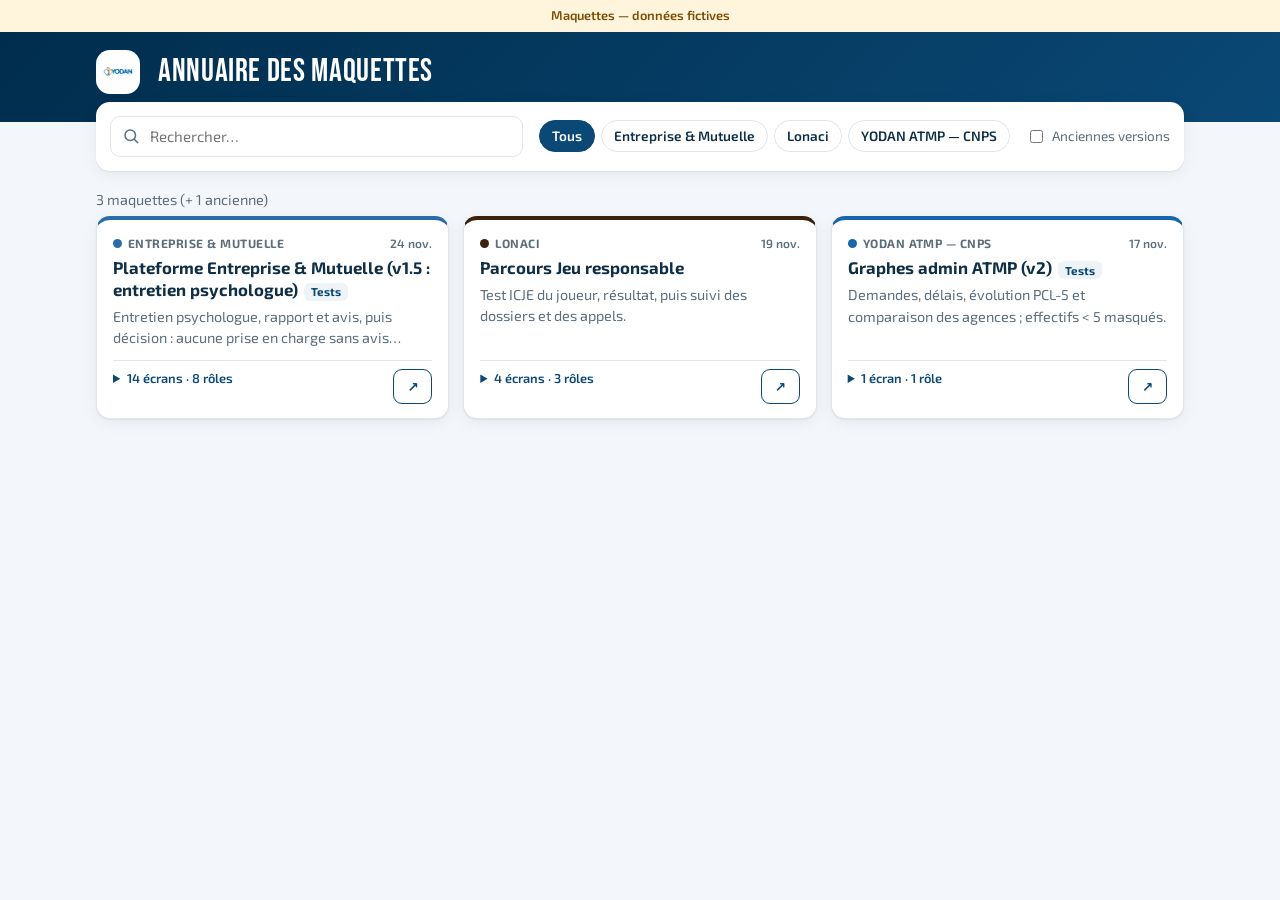
<file: index.html>
<!doctype html>
<html lang="fr">
<head>
  <meta charset="utf-8">
  <meta name="viewport" content="width=device-width, initial-scale=1">
  <title>Annuaire des maquettes YODAN</title>
  <meta name="robots" content="noindex">
  <link rel="preconnect" href="https://fonts.googleapis.com">
  <link rel="preconnect" href="https://fonts.gstatic.com" crossorigin>
  <link rel="stylesheet" href="https://fonts.googleapis.com/css2?family=Bebas+Neue&family=Exo+2:wght@400;500;600;700&display=swap">
  <link rel="stylesheet" href="annuaire/styles.css?v=3">
</head>
<body>
  <p class="banner">Maquettes — données fictives</p>

  <header class="hero">
    <div class="wrap hero-in">
      <img src="annuaire/logo-yodan.png?v=1" alt="YODAN" class="logo">
      <div>
        <h1>Annuaire des maquettes</h1>
      </div>
    </div>
  </header>

  <main class="wrap">
    <section class="tools" aria-label="Filtres">
      <label class="search">
        <span class="sr-only">Rechercher une maquette</span>
        <svg viewBox="0 0 24 24" aria-hidden="true"><circle cx="11" cy="11" r="7"/><line x1="16.5" y1="16.5" x2="21" y2="21"/></svg>
        <input type="search" id="q" placeholder="Rechercher…" autocomplete="off">
      </label>
      <div class="chips" id="chips" role="group" aria-label="Filtrer par projet"></div>
      <label class="toggle">
        <input type="checkbox" id="show-old">
        <span>Anciennes versions</span>
      </label>
    </section>

    <p class="count" id="count" aria-live="polite"></p>
    <div id="list"></div>
  </main>

  <script src="annuaire/maquettes.js?v=17"></script>
  <script src="annuaire/app.js?v=3"></script>
</body>
</html>
</file>
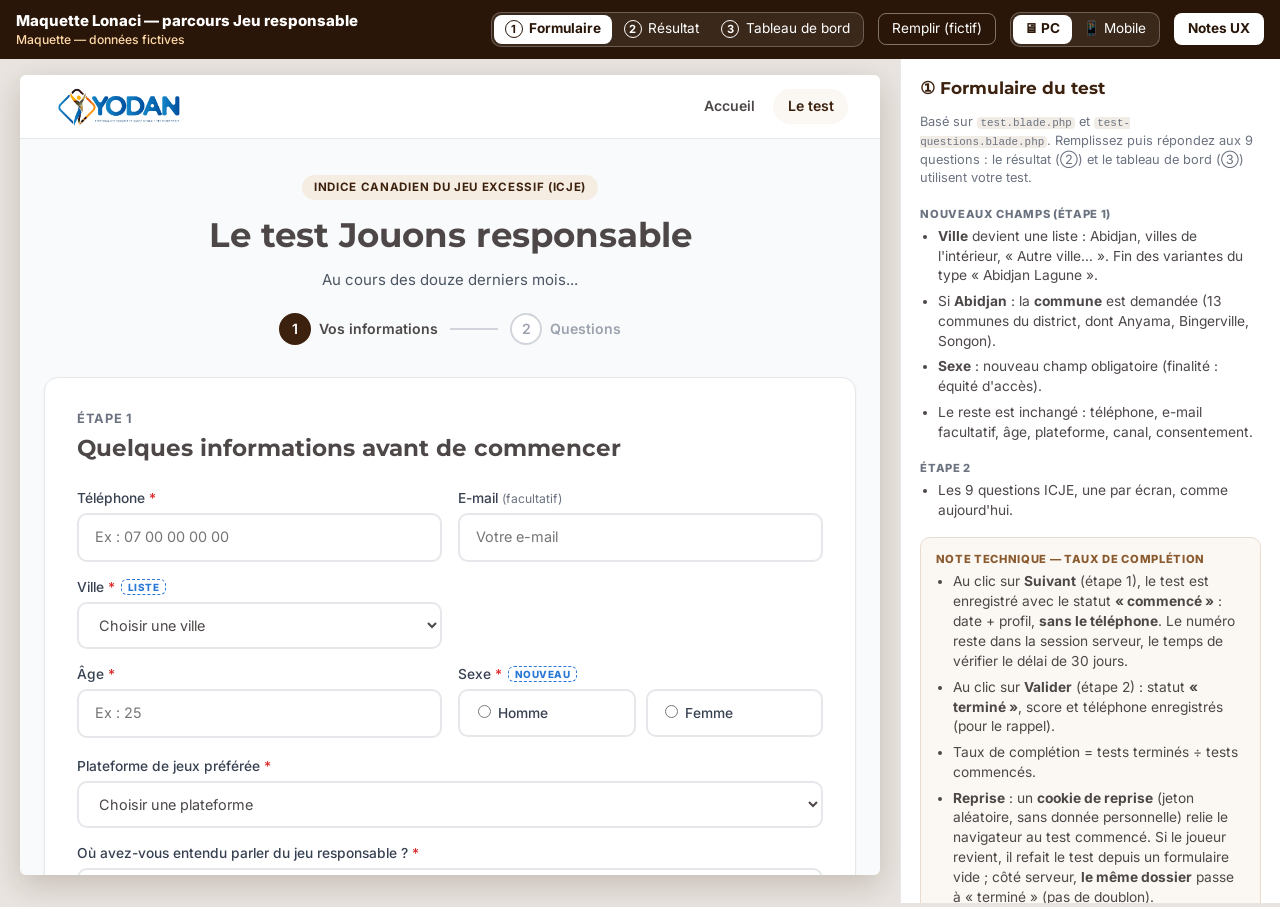
<file: jeu responsable/index.html>
<!doctype html>
<html lang="fr">
<head>
  <meta charset="utf-8">
  <meta name="viewport" content="width=device-width, initial-scale=1">
  <title>Maquette — Parcours Jeu responsable (formulaire, résultat, tableau de bord)</title>
  <link rel="preconnect" href="https://fonts.googleapis.com">
  <link rel="preconnect" href="https://fonts.gstatic.com" crossorigin>
  <link href="https://fonts.googleapis.com/css2?family=Inter:wght@400;500;600;700;800&family=Montserrat:wght@600;700;800&display=swap" rel="stylesheet">
  <link rel="stylesheet" href="shell.css?v=1">
  <link rel="stylesheet" href="form.css?v=1">
  <link rel="stylesheet" href="result.css?v=1">
  <link rel="stylesheet" href="dash.css?v=1">
</head>
<body>
  <header class="mock-bar">
    <div class="mock-title">Maquette Lonaci — parcours Jeu responsable<span>Maquette — données fictives</span></div>

    <nav class="tabs" aria-label="Écrans de la maquette">
      <button type="button" data-screen="form" aria-pressed="true"><i>1</i>Formulaire</button>
      <button type="button" data-screen="result" aria-pressed="false"><i>2</i>Résultat</button>
      <button type="button" data-screen="dash" aria-pressed="false"><i>3</i>Tableau de bord</button>
    </nav>

    <button type="button" class="mock-btn" id="mock-fill" data-only="form">Remplir (fictif)</button>

    <div class="mock-group" role="group" aria-label="Zone du résultat" data-only="result">
      <span class="mock-label">Zone</span>
      <div class="seg">
        <button type="button" data-zone="green" aria-pressed="false">Verte</button>
        <button type="button" data-zone="orange" aria-pressed="false">Orange</button>
        <button type="button" data-zone="red" aria-pressed="true">Rouge</button>
      </div>
    </div>

    <div class="mock-group" role="group" aria-label="Profil connecté" data-only="dash">
      <span class="mock-label">Vu par</span>
      <div class="seg">
        <button type="button" data-role="lonaci" aria-pressed="true">LONACI</button>
        <button type="button" data-role="yodan" aria-pressed="false">YODAN</button>
      </div>
    </div>

    <div class="seg" role="group" aria-label="Affichage">
      <button type="button" data-device="pc" aria-pressed="true">🖥 PC</button>
      <button type="button" data-device="mobile" aria-pressed="false">📱 Mobile</button>
    </div>
    <button type="button" class="notes-toggle" id="notes-toggle" aria-pressed="true">Notes UX</button>
  </header>

  <div class="layout with-notes" id="layout">
    <main id="stage">
      <div class="frame pc" id="frame">

        <!-- ① Formulaire du test -->
        <div class="scr scr-form" id="scr-form">
          <div class="site">
            <header class="site-head">
              <img src="logo.jpg" alt="Jouons responsable" class="site-logo">
              <nav class="site-nav" aria-label="Navigation principale">
                <a href="#">Accueil</a>
                <a href="#" class="on">Le test</a>
              </nav>
            </header>
            <main class="page" id="f-page"></main>
          </div>
        </div>

        <!-- ② Page résultat -->
        <div class="scr scr-result" id="scr-result" hidden>
          <div class="site" id="r-site">
          <header class="site-head">
            <img src="logo.jpg" alt="Jouons responsable" class="site-logo">
            <nav class="site-nav" aria-label="Navigation principale">
              <a href="#" class="on">Accueil</a>
              <a href="#">Le test</a>
            </nav>
            <button type="button" class="site-burger" aria-label="Menu">
              <svg viewBox="0 0 24 24" fill="none" stroke="currentColor" stroke-width="2" stroke-linecap="round"><line x1="3" y1="6" x2="21" y2="6"/><line x1="3" y1="12" x2="21" y2="12"/><line x1="3" y1="18" x2="21" y2="18"/></svg>
            </button>
          </header>

          <main class="result">
            <!-- Colonne gauche : le résultat -->
            <section class="card result-card" aria-labelledby="result-title">
              <div class="result-top">
                <div class="gauge" id="gauge" role="img" aria-label="">
                  <div class="gauge-in">
                    <span class="gauge-emoji" id="gauge-emoji"></span>
                    <span class="gauge-pct" id="gauge-pct"></span>
                  </div>
                </div>
                <div class="result-id">
                  <p class="pill">Votre profil</p>
                  <p class="result-cat">Catégorie ICJE</p>
                  <h1 id="result-title" class="result-title"></h1>
                  <p class="score"><b id="score"></b> <span>/ 27 points</span></p>
                </div>
              </div>

              <p class="result-msg" id="result-msg"></p>

              <a href="#" class="btn-ghost" id="r-retake">
                <svg viewBox="0 0 24 24" fill="none" stroke="currentColor" stroke-width="2" stroke-linecap="round" stroke-linejoin="round" aria-hidden="true"><polyline points="1 4 1 10 7 10"/><path d="M3.51 15a9 9 0 1 0 2.13-9.36L1 10"/></svg>
                Refaire le test
              </a>
            </section>

            <!-- Colonne droite : action puis liens -->
            <div class="side">
              <!-- 1) Cases à cocher (zones orange et rouge) -->
              <section class="card follow" id="follow" aria-labelledby="follow-title">
                <h2 id="follow-title">Être accompagné(e)</h2>
                <p class="sub">Vous n'êtes pas seul(e). Un professionnel peut vous contacter, en toute confidentialité.</p>

                <form id="follow-form" novalidate>
                  <label class="check">
                    <input type="checkbox" id="cb-call">
                    <span>
                      <b>J'accepte d'être rappelé(e)</b>
                      <small>Appel gratuit et confidentiel, au <span class="ph" id="r-phone">07 00 00 00 00</span>.</small>
                    </span>
                  </label>

                  <label class="check" id="support-row">
                    <input type="checkbox" id="cb-support">
                    <span>
                      <b>J'accepte d'être accompagné(e)</b>
                      <small>J'accepte qu'un professionnel de l'accompagnement me contacte pour me proposer un suivi adapté.</small>
                    </span>
                  </label>

                  <div class="actions">
                    <button type="submit" class="btn-main" id="btn-save">Enregistrer mon choix</button>
                    <p class="saved" id="saved" hidden role="status"></p>
                  </div>
                </form>
              </section>

              <!-- 2) Liens -->
              <section class="links" aria-labelledby="links-title">
                <h2 id="links-title">En savoir plus sur le jeu responsable</h2>
                <div class="link-grid">
                  <a href="#" class="tile wa" onclick="return false;">
                    <span class="tile-ico">
                      <svg viewBox="0 0 24 24" fill="currentColor" aria-hidden="true"><path d="M12 2a10 10 0 0 0-8.6 15.1L2 22l5-1.3A10 10 0 1 0 12 2zm0 18.2a8.2 8.2 0 0 1-4.2-1.2l-.3-.2-3 .8.8-2.9-.2-.3A8.2 8.2 0 1 1 12 20.2zm4.5-6.1c-.2-.1-1.5-.7-1.7-.8-.2-.1-.4-.1-.6.1l-.8 1c-.1.2-.3.2-.5.1a6.7 6.7 0 0 1-3.3-2.9c-.2-.4.2-.4.7-1.2.1-.2 0-.3 0-.4l-.8-1.8c-.2-.5-.4-.4-.6-.4h-.5a1 1 0 0 0-.7.3 3 3 0 0 0-.9 2.2 5.2 5.2 0 0 0 1.1 2.7 11.8 11.8 0 0 0 4.5 4c1.7.7 2.3.8 3.2.6.5-.1 1.5-.6 1.7-1.2.2-.6.2-1.1.1-1.2l-.4-.3z"/></svg>
                    </span>
                    <span class="tile-txt">
                      <b>Chaîne WhatsApp</b>
                      <small>Inscrivez-vous à la chaîne WhatsApp</small>
                    </span>
                  </a>
                  <a href="#" class="tile tel" onclick="return false;">
                    <span class="tile-ico">
                      <svg viewBox="0 0 24 24" fill="none" stroke="currentColor" stroke-width="2" stroke-linecap="round" stroke-linejoin="round" aria-hidden="true"><path d="M22 16.9v3a2 2 0 0 1-2.2 2 19.8 19.8 0 0 1-8.6-3.1 19.5 19.5 0 0 1-6-6A19.8 19.8 0 0 1 2.1 4.2 2 2 0 0 1 4.1 2h3a2 2 0 0 1 2 1.7c.1.9.4 1.8.7 2.7a2 2 0 0 1-.5 2.1L8 9.8a16 16 0 0 0 6 6l1.3-1.3a2 2 0 0 1 2.1-.4c.9.3 1.8.6 2.7.7a2 2 0 0 1 1.7 2z"/></svg>
                    </span>
                    <span class="tile-txt">
                      <b>Numéro vert <span class="num">9999</span></b>
                      <small>Appel gratuit</small>
                    </span>
                  </a>
                </div>
              </section>
            </div>
          </main>

          <!-- Pied de page : le lien « ressources » y est déplacé -->
          <footer class="site-foot">
            <span>© 2026 Jouons responsable · <i>Le jeu doit rester un plaisir</i></span>
            <a href="#" class="foot-link" onclick="return false;">
              Plus d'informations sur le jeu responsable
              <svg viewBox="0 0 24 24" fill="none" stroke="currentColor" stroke-width="2" stroke-linecap="round" stroke-linejoin="round" aria-hidden="true"><path d="M7 17 17 7"/><path d="M8 7h9v9"/></svg>
            </a>
          </footer>
          </div>
        </div>

        <!-- ③ Tableau de bord LONACI / YODAN -->
        <div class="scr scr-dash" id="scr-dash" hidden>
          <div class="site">
          <header class="site-head">
            <img src="logo.jpg" alt="Jouons responsable" class="site-logo">
            <div class="site-title">
              <b>Tableau de bord</b>
              <span>Jeu responsable · test ICJE</span>
            </div>
            <span class="live" title="Les chiffres se mettent à jour en temps réel"><i></i>En direct</span>
            <span class="who" id="who"></span>
          </header>

          <div class="dash">
            <!-- Filtres : une seule rangée au-dessus des graphiques -->
            <form class="filters" id="filters" aria-label="Filtres">
              <label>Période
                <select id="f-period">
                  <option value="30">30 derniers jours</option>
                  <option value="90" selected>90 derniers jours</option>
                  <option value="all">Depuis le début</option>
                </select>
              </label>
              <label>Zone
                <select id="f-zone">
                  <option value="">Toutes</option>
                  <option value="Abidjan">Abidjan</option>
                  <option value="Intérieur">Intérieur</option>
                </select>
              </label>
              <label>Sexe
                <select id="f-sexe">
                  <option value="">Tous</option>
                  <option value="H">Hommes</option>
                  <option value="F">Femmes</option>
                </select>
              </label>
              <label>Canal
                <select id="f-canal">
                  <option value="">Tous</option>
                </select>
              </label>
              <label>Plateforme
                <select id="f-plat">
                  <option value="">Toutes</option>
                </select>
              </label>
              <p class="unit-note" id="unit-note"></p>
              <div class="exports">
                <button type="button" class="btn-exp" id="exp-agg" title="Les indicateurs affichés, avec les filtres en cours, à l'instant du clic">⬇ Exporter les indicateurs (CSV)</button>
                <button type="button" class="btn-exp" id="exp-list" title="Dossiers à risque, sans numéro de téléphone">⬇ Exporter les dossiers (sans téléphone)</button>
              </div>
            </form>

            <!-- Chiffres clés -->
            <section class="kpis" id="kpis" aria-label="Chiffres clés"></section>

            <div class="grid">
              <section class="card span-6">
                <h2>Entonnoir de l'accompagnement</h2>
                <p class="sub">Du test commencé à la prise en charge par l'équipe YODAN.</p>
                <div id="funnel"></div>
              </section>

              <section class="card span-6">
                <h2>Demande d'appel et accompagnement</h2>
                <p class="sub">Proposés sur la page résultat : l'appel aux joueurs à risque (modéré, excessif), l'accompagnement au jeu excessif. « Non » et « Sans réponse » ne sont pas rappelés ; la personne reste libre d'appeler le 9999.</p>
                <div id="consent"></div>
              </section>

              <section class="card span-6">
                <h2>Niveaux de risque</h2>
                <p class="sub">Répartition des tests terminés selon la catégorie ICJE.</p>
                <div id="risk-bar"></div>
                <h3>Distribution du score (0–27)</h3>
                <div id="histo"></div>
              </section>

              <section class="card span-6">
                <h2>Suivi des dossiers</h2>
                <p class="sub">Les tests en zone verte sont <b>clos</b> : aucune action, comptés à part. Seuls les dossiers à risque demandent un suivi.</p>
                <div id="pec"></div>
              </section>

              <section class="card span-12">
                <h2>Évolution par semaine</h2>
                <p class="sub">Tests terminés par semaine, par niveau de risque.</p>
                <div id="weekly"></div>
              </section>

              <section class="card span-6">
                <h2>Âge × niveau de risque</h2>
                <p class="sub">Part de chaque niveau dans la tranche d'âge (ligne = 100 %).</p>
                <div id="heat-age"></div>
              </section>

              <section class="card span-6">
                <h2>Sexe, zone et canal</h2>
                <p class="sub">Niveau de risque selon le profil et la source d'acquisition.</p>
                <div id="profile"></div>
              </section>

              <section class="card span-12">
                <h2>Villes et communes</h2>
                <p class="sub">Nombre de tests et part de joueurs à risque (modéré + excessif). À Abidjan, la commune est saisie à la place de la ville.</p>
                <div id="cities"></div>
              </section>

              <section class="card span-12">
                <h2>Plateformes citées</h2>
                <p class="sub">Nombre de tests et part de joueurs à risque (modéré + excessif).</p>
                <div id="plats"></div>
              </section>

              <section class="card span-6">
                <h2>Ce que disent les réponses</h2>
                <p class="sub">Part des tests ayant répondu « La plupart du temps » ou « Presque toujours ».</p>
                <div id="items"></div>
              </section>

              <section class="card span-6">
                <h2>Complétion du test</h2>
                <p class="sub">Tests terminés ÷ tests commencés (étape « Informations » validée, questions non envoyées).</p>
                <div id="completion"></div>
              </section>

              <section class="card span-12">
                <h2>Équité d'accès</h2>
                <p class="sub">Part des demandes d'appel prises en charge, par groupe. Le trait vertical = moyenne générale.</p>
                <div id="equity"></div>
              </section>

              <!-- Dossiers : YODAN uniquement -->
              <section class="card span-12 queue" id="queue" aria-labelledby="queue-title">
                <div class="queue-head">
                  <div>
                    <h2 id="queue-title">Dossiers à risque <span class="badge-yodan">YODAN uniquement</span></h2>
                    <p class="sub">On n'appelle que les personnes qui ont demandé un appel. Le numéro s'affiche à la demande et chaque affichage est journalisé.</p>
                  </div>
                  <div class="queue-tools">
                    <label class="mini">Afficher
                      <select id="q-filter">
                        <option value="todo">À appeler (demande = Oui, en attente)</option>
                        <option value="all">Tous les dossiers à risque</option>
                      </select>
                    </label>
                  </div>
                </div>
                <div class="table-wrap">
                  <table class="qtable" id="qtable">
                    <thead>
                      <tr>
                        <th scope="col">Priorité</th>
                        <th scope="col">Dossier</th>
                        <th scope="col">Contact</th>
                        <th scope="col">Date du test</th>
                        <th scope="col">Ancienneté</th>
                        <th scope="col">Commune / ville</th>
                        <th scope="col">Âge · sexe</th>
                        <th scope="col">Plateforme</th>
                        <th scope="col">Score</th>
                        <th scope="col">Canal</th>
                        <th scope="col">Appel</th>
                        <th scope="col">Accomp.</th>
                        <th scope="col">Statut / action</th>
                      </tr>
                    </thead>
                    <tbody></tbody>
                  </table>
                </div>
                <p class="small muted" id="q-count"></p>
              </section>

              <!-- Repère de maquette : ce que LONACI ne voit pas -->
              <section class="card span-12 ghost" id="ghost" aria-hidden="true">
                <b>Repère maquette</b> — à cet endroit, YODAN voit la <b>liste nominative des dossiers à risque</b> (téléphone, dossier, score individuel).
                Côté LONACI, cette zone n'existe pas : rien n'est chargé, ni à l'écran ni dans les données envoyées au navigateur.
              </section>
            </div>

            <p class="foot small muted">Unité : <b>tests</b>, pas personnes (un même joueur peut refaire le test après 30 jours). Seul le test ICJE est pris en compte.</p>
          </div>
          </div>
        </div>

      </div>
    </main>

    <aside class="notes" id="notes" aria-label="Notes UX"></aside>
  </div>

  <div class="tip" id="tip" role="tooltip" hidden></div>
  <div class="toast" id="toast" role="status" aria-live="polite" hidden></div>

  <script src="app.js?v=1"></script>
  <script src="form.js?v=1"></script>
  <script src="result.js?v=1"></script>
  <script src="dash.js?v=1"></script>
  <script>PJR.boot();</script>
</body>
</html>
</file>
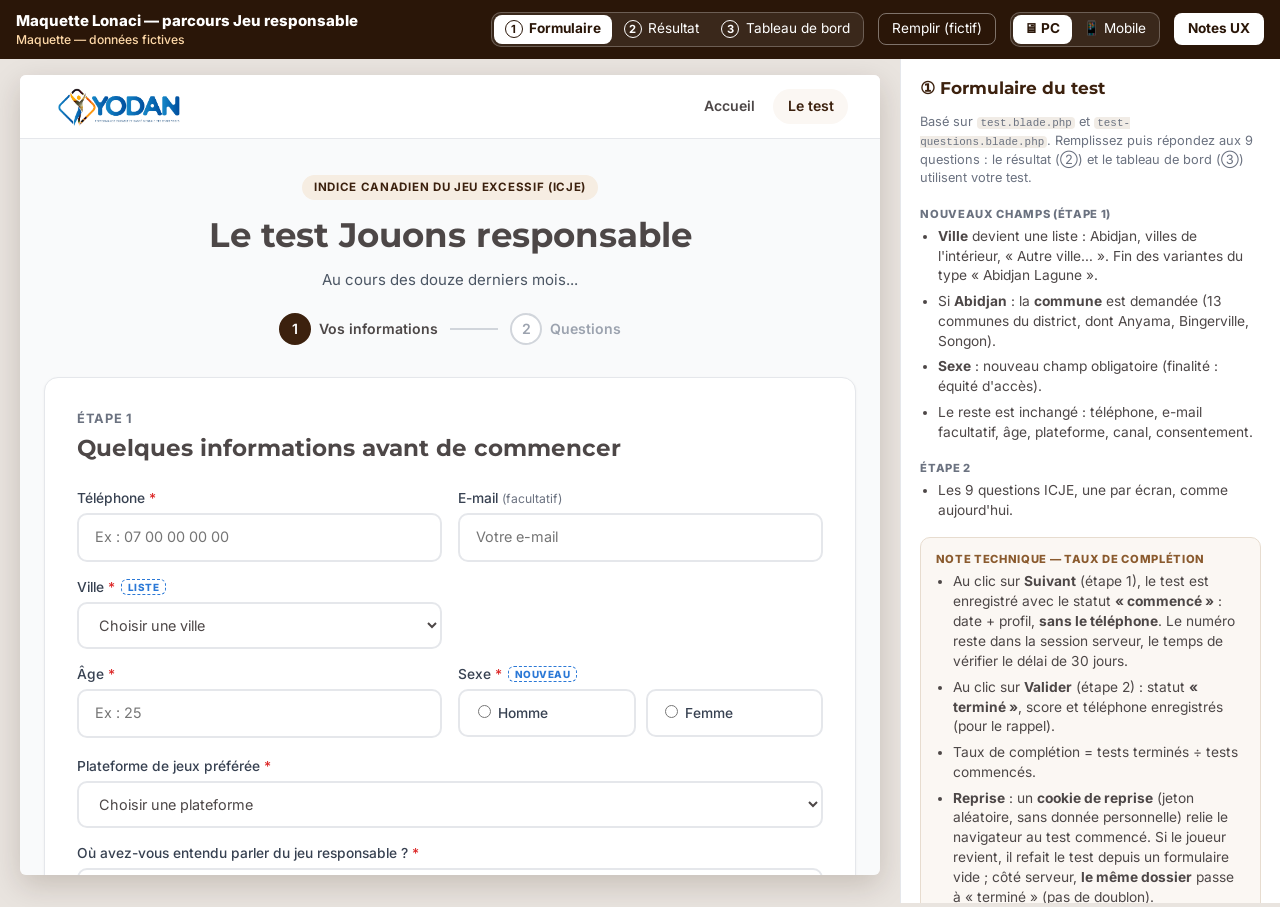
<file: lonaci-parcours-jeu-responsable/index.html>
<!doctype html>
<html lang="fr">
<head>
  <meta charset="utf-8">
  <meta name="viewport" content="width=device-width, initial-scale=1">
  <title>Maquette — Parcours Jeu responsable (formulaire, résultat, tableau de bord)</title>
  <link rel="preconnect" href="https://fonts.googleapis.com">
  <link rel="preconnect" href="https://fonts.gstatic.com" crossorigin>
  <link href="https://fonts.googleapis.com/css2?family=Inter:wght@400;500;600;700;800&family=Montserrat:wght@600;700;800&display=swap" rel="stylesheet">
  <link rel="stylesheet" href="shell.css?v=4">
  <link rel="stylesheet" href="form.css?v=1">
  <link rel="stylesheet" href="result.css?v=1">
  <link rel="stylesheet" href="dash.css?v=5">
</head>
<body>
  <header class="mock-bar">
    <div class="mock-title">Maquette Lonaci — parcours Jeu responsable<span>Maquette — données fictives</span></div>

    <nav class="tabs" aria-label="Écrans de la maquette">
      <button type="button" data-screen="form" aria-pressed="true"><i>1</i>Formulaire</button>
      <button type="button" data-screen="result" aria-pressed="false"><i>2</i>Résultat</button>
      <button type="button" data-screen="dash" aria-pressed="false"><i>3</i>Tableau de bord</button>
    </nav>

    <button type="button" class="mock-btn" id="mock-fill" data-only="form">Remplir (fictif)</button>

    <div class="mock-group" role="group" aria-label="Zone du résultat" data-only="result">
      <span class="mock-label">Zone</span>
      <div class="seg">
        <button type="button" data-zone="green" aria-pressed="false">Verte</button>
        <button type="button" data-zone="orange" aria-pressed="false">Orange</button>
        <button type="button" data-zone="red" aria-pressed="true">Rouge</button>
      </div>
    </div>

    <div class="mock-group" role="group" aria-label="Profil connecté" data-only="dash">
      <span class="mock-label">Vu par</span>
      <div class="seg">
        <button type="button" data-role="lonaci" aria-pressed="true">LONACI</button>
        <button type="button" data-role="yodan" aria-pressed="false">YODAN</button>
      </div>
    </div>

    <div class="seg" role="group" aria-label="Affichage">
      <button type="button" data-device="pc" aria-pressed="true">🖥 PC</button>
      <button type="button" data-device="mobile" aria-pressed="false">📱 Mobile</button>
    </div>
    <button type="button" class="notes-toggle" id="notes-toggle" aria-pressed="true">Notes UX</button>
  </header>

  <div class="layout with-notes" id="layout">
    <main id="stage">
      <div class="frame pc" id="frame">

        <!-- ① Formulaire du test -->
        <div class="scr scr-form" id="scr-form">
          <div class="site">
            <header class="site-head">
              <img src="logo.jpg" alt="Jouons responsable" class="site-logo">
              <nav class="site-nav" aria-label="Navigation principale">
                <a href="#">Accueil</a>
                <a href="#" class="on">Le test</a>
              </nav>
            </header>
            <main class="page" id="f-page"></main>
          </div>
        </div>

        <!-- ② Page résultat -->
        <div class="scr scr-result" id="scr-result" hidden>
          <div class="site" id="r-site">
          <header class="site-head">
            <img src="logo.jpg" alt="Jouons responsable" class="site-logo">
            <nav class="site-nav" aria-label="Navigation principale">
              <a href="#" class="on">Accueil</a>
              <a href="#">Le test</a>
            </nav>
            <button type="button" class="site-burger" aria-label="Menu">
              <svg viewBox="0 0 24 24" fill="none" stroke="currentColor" stroke-width="2" stroke-linecap="round"><line x1="3" y1="6" x2="21" y2="6"/><line x1="3" y1="12" x2="21" y2="12"/><line x1="3" y1="18" x2="21" y2="18"/></svg>
            </button>
          </header>

          <main class="result">
            <!-- Colonne gauche : le résultat -->
            <section class="card result-card" aria-labelledby="result-title">
              <div class="result-top">
                <div class="gauge" id="gauge" role="img" aria-label="">
                  <div class="gauge-in">
                    <span class="gauge-emoji" id="gauge-emoji"></span>
                    <span class="gauge-pct" id="gauge-pct"></span>
                  </div>
                </div>
                <div class="result-id">
                  <p class="pill">Votre profil</p>
                  <p class="result-cat">Catégorie ICJE</p>
                  <h1 id="result-title" class="result-title"></h1>
                  <p class="score"><b id="score"></b> <span>/ 27 points</span></p>
                </div>
              </div>

              <p class="result-msg" id="result-msg"></p>
            </section>

            <!-- Colonne droite : action puis liens -->
            <div class="side">
              <!-- 1) Cases à cocher (zones orange et rouge) -->
              <section class="card follow" id="follow" aria-labelledby="follow-title">
                <h2 id="follow-title">Être accompagné(e)</h2>
                <p class="sub">Vous n'êtes pas seul(e). Un professionnel peut vous contacter, en toute confidentialité.</p>

                <form id="follow-form" novalidate>
                  <label class="check">
                    <input type="checkbox" id="cb-call">
                    <span>
                      <b>J'accepte d'être rappelé(e)</b>
                      <small>Appel gratuit et confidentiel, au <span class="ph" id="r-phone">07 00 00 00 00</span>.</small>
                    </span>
                  </label>

                  <label class="check" id="support-row">
                    <input type="checkbox" id="cb-support">
                    <span>
                      <b>J'accepte d'être accompagné(e)</b>
                      <small>Un professionnel de l'accompagnement vous <strong>appellera</strong> au <span class="ph" id="r-phone2">07 00 00 00 00</span> pour vous proposer un suivi adapté, même si vous ne cochez pas la case ci-dessus.</small>
                    </span>
                  </label>

                  <div class="actions">
                    <button type="submit" class="btn-main" id="btn-save">Enregistrer mon choix</button>
                    <p class="saved" id="saved" hidden role="status"></p>
                  </div>
                </form>
              </section>

              <!-- 2) Liens -->
              <section class="links" aria-labelledby="links-title">
                <h2 id="links-title">En savoir plus sur le jeu responsable</h2>
                <div class="link-grid">
                  <a href="#" class="tile lamifi" onclick="return false;">
                    <span class="tile-ico">
                      <svg viewBox="0 0 24 24" fill="none" stroke="currentColor" stroke-width="2" stroke-linecap="round" stroke-linejoin="round" aria-hidden="true"><rect x="5" y="2" width="14" height="20" rx="2"/><line x1="12" y1="18" x2="12.01" y2="18"/></svg>
                    </span>
                    <span class="tile-txt">
                      <b>Télécharger l'application Lamifi</b>
                      <small>Pour vous accompagner au quotidien</small>
                    </span>
                  </a>
                  <a href="#" class="tile wa" onclick="return false;">
                    <span class="tile-ico">
                      <svg viewBox="0 0 24 24" fill="currentColor" aria-hidden="true"><path d="M12 2a10 10 0 0 0-8.6 15.1L2 22l5-1.3A10 10 0 1 0 12 2zm0 18.2a8.2 8.2 0 0 1-4.2-1.2l-.3-.2-3 .8.8-2.9-.2-.3A8.2 8.2 0 1 1 12 20.2zm4.5-6.1c-.2-.1-1.5-.7-1.7-.8-.2-.1-.4-.1-.6.1l-.8 1c-.1.2-.3.2-.5.1a6.7 6.7 0 0 1-3.3-2.9c-.2-.4.2-.4.7-1.2.1-.2 0-.3 0-.4l-.8-1.8c-.2-.5-.4-.4-.6-.4h-.5a1 1 0 0 0-.7.3 3 3 0 0 0-.9 2.2 5.2 5.2 0 0 0 1.1 2.7 11.8 11.8 0 0 0 4.5 4c1.7.7 2.3.8 3.2.6.5-.1 1.5-.6 1.7-1.2.2-.6.2-1.1.1-1.2l-.4-.3z"/></svg>
                    </span>
                    <span class="tile-txt">
                      <b>Chaîne WhatsApp</b>
                      <small>Inscrivez-vous à la chaîne WhatsApp</small>
                    </span>
                  </a>
                  <a href="#" class="tile tel" onclick="return false;">
                    <span class="tile-ico">
                      <svg viewBox="0 0 24 24" fill="none" stroke="currentColor" stroke-width="2" stroke-linecap="round" stroke-linejoin="round" aria-hidden="true"><path d="M22 16.9v3a2 2 0 0 1-2.2 2 19.8 19.8 0 0 1-8.6-3.1 19.5 19.5 0 0 1-6-6A19.8 19.8 0 0 1 2.1 4.2 2 2 0 0 1 4.1 2h3a2 2 0 0 1 2 1.7c.1.9.4 1.8.7 2.7a2 2 0 0 1-.5 2.1L8 9.8a16 16 0 0 0 6 6l1.3-1.3a2 2 0 0 1 2.1-.4c.9.3 1.8.6 2.7.7a2 2 0 0 1 1.7 2z"/></svg>
                    </span>
                    <span class="tile-txt">
                      <b>Numéro vert <span class="num">9999</span></b>
                      <small>Appel gratuit</small>
                    </span>
                  </a>
                </div>
              </section>
            </div>
          </main>

          <!-- Pied de page : le lien « ressources » y est déplacé -->
          <footer class="site-foot">
            <span>© 2026 Jouons responsable · <i>Le jeu doit rester un plaisir</i></span>
            <a href="#" class="foot-link" onclick="return false;">
              Plus d'informations sur le jeu responsable
              <svg viewBox="0 0 24 24" fill="none" stroke="currentColor" stroke-width="2" stroke-linecap="round" stroke-linejoin="round" aria-hidden="true"><path d="M7 17 17 7"/><path d="M8 7h9v9"/></svg>
            </a>
          </footer>
          </div>
        </div>

        <!-- ③ Tableau de bord LONACI / YODAN -->
        <div class="scr scr-dash" id="scr-dash" hidden>
          <div class="site">
          <header class="site-head">
            <img src="logo.jpg" alt="Jouons responsable" class="site-logo">
            <div class="site-title">
              <b>Tableau de bord</b>
              <span>Jeu responsable · test ICJE</span>
            </div>
            <span class="live" title="Les chiffres se mettent à jour en temps réel"><i></i>En direct</span>
            <span class="who" id="who"></span>
          </header>

          <div class="dash">
            <!-- Filtres : une seule rangée au-dessus des graphiques -->
            <form class="filters" id="filters" aria-label="Filtres">
              <label>Période
                <select id="f-period">
                  <option value="30">30 derniers jours</option>
                  <option value="90" selected>90 derniers jours</option>
                  <option value="all">Depuis le début</option>
                </select>
              </label>
              <label>Zone
                <select id="f-zone">
                  <option value="">Toutes</option>
                  <option value="Abidjan">Abidjan</option>
                  <option value="Intérieur">Intérieur</option>
                </select>
              </label>
              <label>Sexe
                <select id="f-sexe">
                  <option value="">Tous</option>
                  <option value="H">Hommes</option>
                  <option value="F">Femmes</option>
                </select>
              </label>
              <label>Canal
                <select id="f-canal">
                  <option value="">Tous</option>
                </select>
              </label>
              <label>Plateforme
                <select id="f-plat">
                  <option value="">Toutes</option>
                </select>
              </label>
              <p class="unit-note" id="unit-note"></p>
              <div class="exports">
                <button type="button" class="btn-exp" id="exp-agg" title="Les indicateurs affichés, avec les filtres en cours, à l'instant du clic">⬇ Exporter les indicateurs (CSV)</button>
                <button type="button" class="btn-exp" id="exp-list" title="Dossiers à risque, sans numéro de téléphone">⬇ Exporter les dossiers (sans téléphone)</button>
              </div>
            </form>

            <!-- Chiffres clés -->
            <section class="kpis" id="kpis" aria-label="Chiffres clés"></section>

            <div class="grid">
              <section class="card span-6">
                <h2>Entonnoir de l'accompagnement</h2>
                <p class="sub">Du test commencé à la prise en charge par l'équipe YODAN.</p>
                <div id="funnel"></div>
              </section>

              <section class="card span-6">
                <h2>Demande d'appel et accompagnement</h2>
                <p class="sub">Proposés sur la page résultat : l'appel aux joueurs à risque (modéré, excessif), l'accompagnement au jeu excessif. « Non » et « Sans réponse » ne sont pas rappelés ; la personne reste libre d'appeler le 9999.</p>
                <div id="consent-chart"></div>
              </section>

              <section class="card span-6">
                <h2>Niveaux de risque</h2>
                <p class="sub">Répartition des tests terminés selon la catégorie ICJE.</p>
                <div id="risk-bar"></div>
                <h3>Distribution du score (0–27)</h3>
                <div id="histo"></div>
              </section>

              <section class="card span-6">
                <h2>Suivi des dossiers</h2>
                <p class="sub">Les tests en zone verte sont <b>clos</b> : aucune action, comptés à part. Seuls les dossiers à risque demandent un suivi.</p>
                <div id="pec"></div>
              </section>

              <section class="card span-12">
                <h2>Évolution par semaine</h2>
                <p class="sub">Tests terminés par semaine, par niveau de risque.</p>
                <div id="weekly"></div>
              </section>

              <section class="card span-6">
                <h2>Âge × niveau de risque</h2>
                <p class="sub">Part de chaque niveau dans la tranche d'âge (ligne = 100 %).</p>
                <div id="heat-age"></div>
              </section>

              <section class="card span-6">
                <h2>Sexe, zone et canal</h2>
                <p class="sub">Niveau de risque selon le profil et la source d'acquisition.</p>
                <div id="profile"></div>
              </section>

              <section class="card span-12">
                <h2>Villes et communes</h2>
                <p class="sub">Nombre de tests et part de joueurs à risque (modéré + excessif). À Abidjan, la commune est saisie à la place de la ville.</p>
                <div id="cities"></div>
              </section>

              <section class="card span-12">
                <h2>Plateformes citées</h2>
                <p class="sub">Nombre de tests et part de joueurs à risque (modéré + excessif).</p>
                <div id="plats"></div>
              </section>

              <section class="card span-6">
                <h2>Ce que disent les réponses</h2>
                <p class="sub">Part des tests ayant répondu « La plupart du temps » ou « Presque toujours ».</p>
                <div id="items"></div>
              </section>

              <section class="card span-6">
                <h2>Complétion du test</h2>
                <p class="sub">Tests terminés ÷ tests commencés (étape « Informations » validée, questions non envoyées).</p>
                <div id="completion"></div>
              </section>

              <section class="card span-12">
                <h2>Équité d'accès</h2>
                <p class="sub">Part des demandes d'appel prises en charge, par groupe. Le trait vertical = moyenne générale.</p>
                <div id="equity"></div>
              </section>

              <!-- Dossiers : YODAN uniquement -->
              <section class="card span-12 queue" id="queue" aria-labelledby="queue-title">
                <div class="queue-head">
                  <div>
                    <h2 id="queue-title">Dossiers à risque <span class="badge-yodan">YODAN uniquement</span></h2>
                    <p class="sub">On n'appelle que les personnes qui ont demandé un appel. Le numéro s'affiche à la demande et chaque affichage est journalisé.</p>
                  </div>
                  <div class="queue-tools">
                    <form class="q-search" id="q-search" role="search" novalidate>
                      <label class="mini" for="q-term">Rechercher par téléphone ou e-mail
                        <input class="q-input" id="q-term" type="search" inputmode="email" autocomplete="off" placeholder="Numéro ou e-mail complet" aria-describedby="q-err">
                      </label>
                      <button type="submit" class="btn-act">Rechercher</button>
                      <button type="button" class="btn-act sec" id="q-clear" hidden>Effacer</button>
                    </form>
                    <label class="mini" id="q-filter-wrap">Afficher
                      <select id="q-filter">
                        <option value="todo">À appeler (demande de contact, en attente)</option>
                        <option value="all">Tous les dossiers à risque</option>
                      </select>
                    </label>
                  </div>
                </div>
                <p class="q-err" id="q-err" role="alert" hidden></p>
                <p class="q-banner" id="q-banner" hidden></p>
                <div class="table-wrap">
                  <table class="qtable" id="qtable">
                    <thead>
                      <tr>
                        <th scope="col">Priorité</th>
                        <th scope="col">Dossier</th>
                        <th scope="col">Téléphone</th>
                        <th scope="col">E-mail</th>
                        <th scope="col">Date du test</th>
                        <th scope="col">Ancienneté</th>
                        <th scope="col">Commune / ville</th>
                        <th scope="col">Âge · sexe</th>
                        <th scope="col">Plateforme</th>
                        <th scope="col">Score</th>
                        <th scope="col">Canal</th>
                        <th scope="col">Appel</th>
                        <th scope="col">Accomp.</th>
                        <th scope="col">Statut / action</th>
                      </tr>
                    </thead>
                    <tbody></tbody>
                  </table>
                </div>
                <div class="pager-row">
                  <p class="small muted" id="q-count"></p>
                  <nav class="pager" id="q-pager" aria-label="Pagination des dossiers"></nav>
                  <label class="mini pager-size">Par page
                    <select id="q-size">
                      <option value="10" selected>10</option>
                      <option value="25">25</option>
                      <option value="50">50</option>
                    </select>
                  </label>
                </div>
              </section>

              <section class="card span-12 history" id="history" aria-labelledby="history-title" hidden>
                <div class="queue-head">
                  <div>
                    <h2 id="history-title">Historique et journaux internes <span class="badge-yodan">YODAN uniquement</span></h2>
                    <p class="sub">Actions de l'admin YODAN (compte unique) : quoi, quand, sur quel dossier. Lecture seule, sans téléphone, e-mail ni résultat de test.</p>
                  </div>
                  <div class="htabs" role="group" aria-label="Vue">
                    <button type="button" data-htab="hist" aria-pressed="true">Historique</button>
                    <button type="button" data-htab="logs" aria-pressed="false">Journaux internes</button>
                  </div>
                </div>
                <div id="hist-body"></div>
              </section>

              <!-- Repère de maquette : ce que LONACI ne voit pas -->
              <section class="card span-12 ghost" id="ghost" aria-hidden="true">
                <b>Repère maquette</b> — à cet endroit, YODAN voit la <b>liste nominative des dossiers à risque</b> (téléphone, dossier, score individuel).
                Côté LONACI, cette zone n'existe pas : rien n'est chargé, ni à l'écran ni dans les données envoyées au navigateur.
              </section>
            </div>

            <p class="foot small muted">Unité : <b>tests</b>, pas personnes (un même joueur peut refaire le test après 30 jours). Seul le test ICJE est pris en compte.</p>
          </div>
          </div>
        </div>

      </div>
    </main>

    <aside class="notes" id="notes" aria-label="Notes UX"></aside>
  </div>

  <dialog class="call-dlg" id="call-dlg" aria-labelledby="call-title">
    <form id="call-form" novalidate>
      <h2 id="call-title">Résultat de l'appel</h2>
      <p class="small" id="call-who"></p>
      <fieldset>
        <legend class="sr-only">Résultat de l'appel</legend>
        <label class="opt"><input type="radio" name="issue" value="done"><span><b>Prise en charge validée</b><small>Personne jointe, elle accepte l'accompagnement. La date est enregistrée.</small></span></label>
        <label class="opt"><input type="radio" name="issue" value="injoignable"><span><b>Injoignable</b><small>Pas de réponse, messagerie, numéro hors service. Le dossier reste « À appeler ».</small></span></label>
        <label class="opt"><input type="radio" name="issue" value="refus"><span><b>Prise en charge refusée</b><small>Personne jointe, elle ne souhaite pas être accompagnée.</small></span></label>
      </fieldset>
      <label class="motif" id="call-motif-wrap" hidden>Motif du refus
        <select id="call-motif" required><option value="">Choisir un motif…</option></select>
      </label>
      <p class="call-err" id="call-err" role="alert" hidden></p>
      <div class="dlg-actions">
        <button type="button" class="btn-sec" id="call-cancel">Annuler</button>
        <button type="submit" class="btn-main">Enregistrer</button>
      </div>
    </form>
  </dialog>

  <div class="tip" id="tip" role="tooltip" hidden></div>
  <div class="toast" id="toast" role="status" aria-live="polite" hidden></div>

  <script src="app.js?v=6"></script>
  <script src="form.js?v=4"></script>
  <script src="result.js?v=3"></script>
  <script src="dash.js?v=10"></script>
  <script src="history.js?v=5"></script>
  <script>PJR.boot();</script>
</body>
</html>
</file>
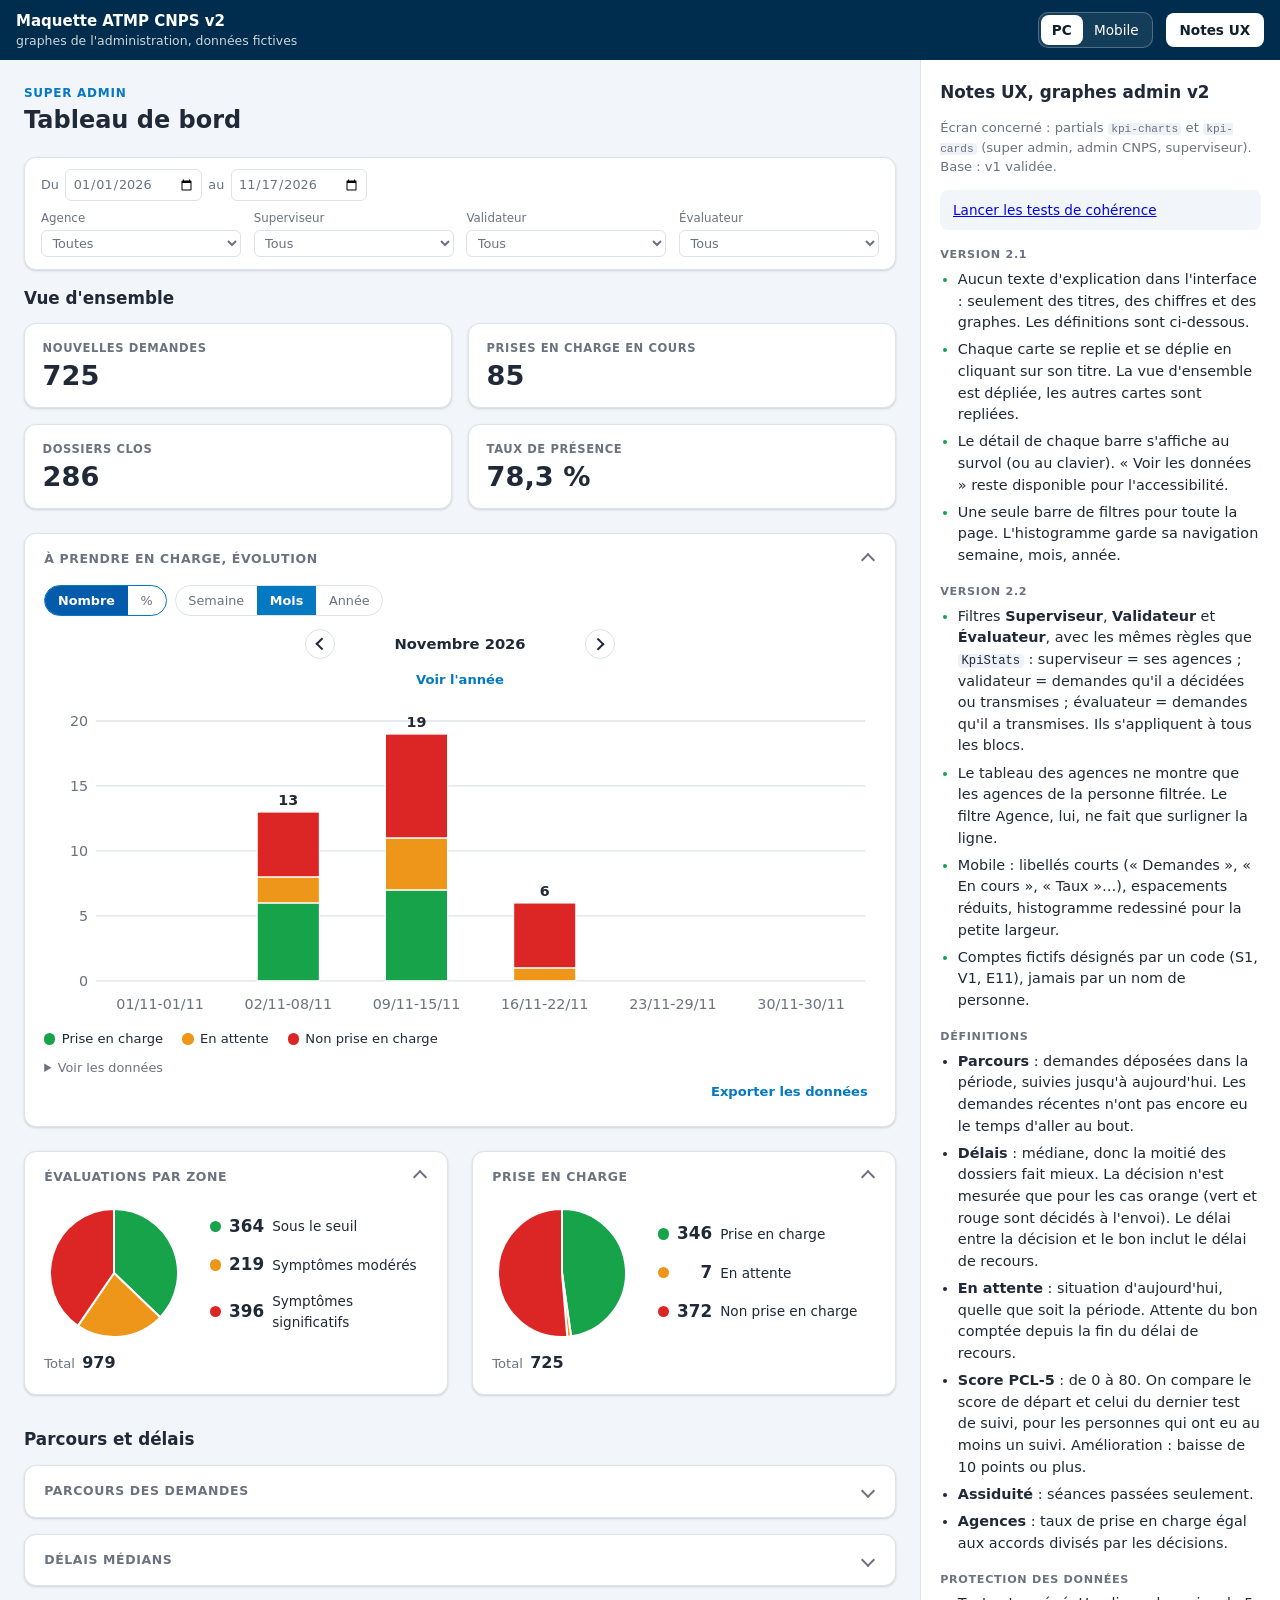
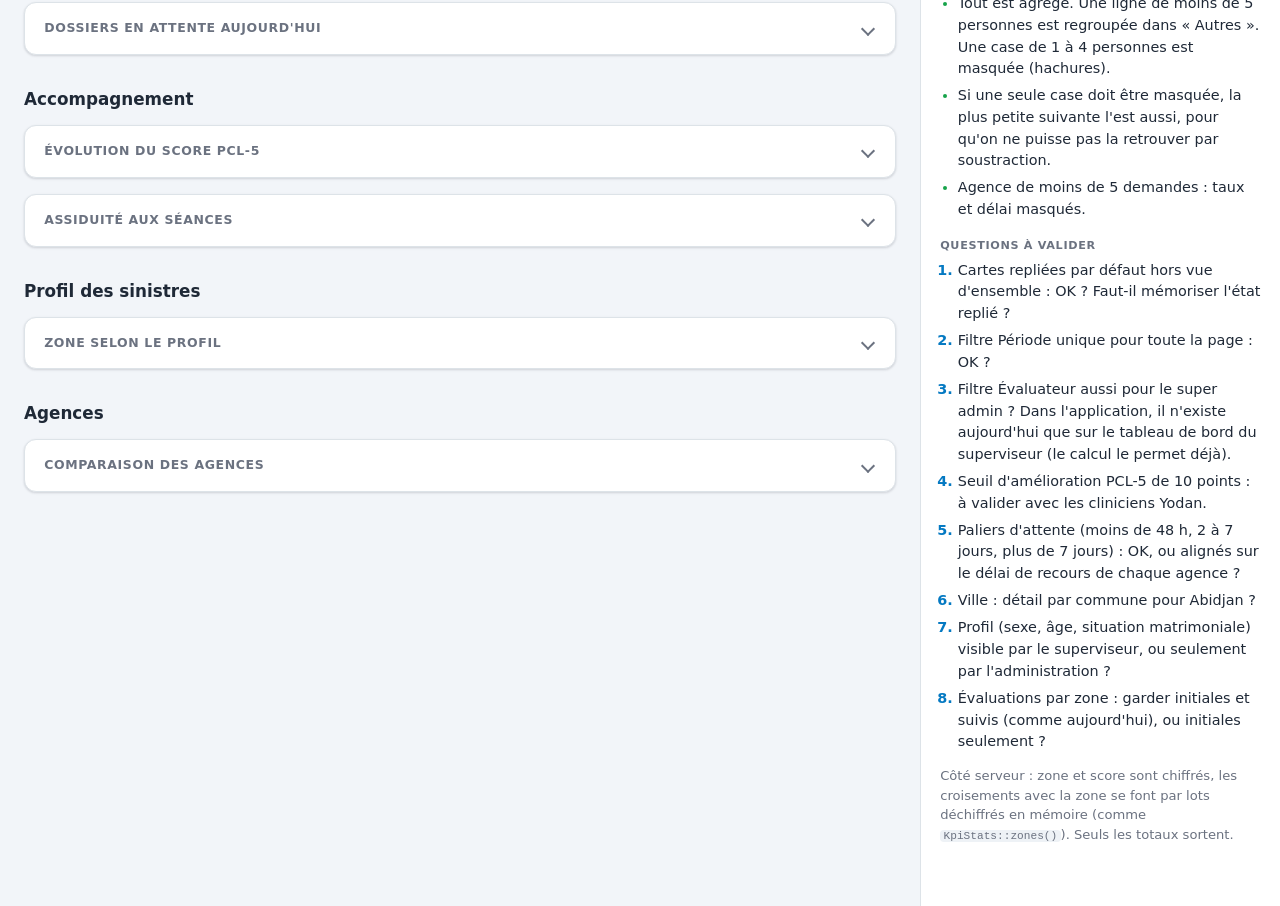
<file: yodan-atmp-cnps-graphes-admin-v2/index.html>
<!doctype html>
<html lang="fr">
<head>
  <meta charset="utf-8">
  <meta name="viewport" content="width=device-width, initial-scale=1">
  <title>Maquette - Graphes admin ATMP CNPS v2</title>
  <link rel="stylesheet" href="styles.css?v=2.2.1">
</head>
<body>
  <header class="mock-bar">
    <div class="mock-title">Maquette ATMP CNPS v2<span>graphes de l'administration, données fictives</span></div>
    <div class="device-switch" role="group" aria-label="Affichage">
      <button type="button" data-device="pc" class="on" aria-pressed="true">PC</button>
      <button type="button" data-device="mobile" aria-pressed="false">Mobile</button>
    </div>
    <button type="button" class="notes-toggle" id="notes-toggle" aria-pressed="true">Notes UX</button>
  </header>

  <div class="layout with-notes" id="layout">
    <main id="stage">
      <div class="app" id="app">
        <div class="app-head">
          <div>
            <p class="eyebrow">Super admin</p>
            <h1>Tableau de bord</h1>
          </div>
        </div>

        <div class="filters card" role="group" aria-label="Filtres du tableau de bord">
          <div class="kpi-period">
            <label for="f-start">Du</label><input type="date" id="f-start" value="2026-01-01">
            <label for="f-end">au</label><input type="date" id="f-end" value="2026-11-17">
          </div>
          <div class="filter-selects">
            <label class="fsel"><span>Agence</span><select id="f-agency"><option value="">Toutes</option></select></label>
            <label class="fsel"><span>Superviseur</span><select id="f-supervisor"><option value="">Tous</option></select></label>
            <label class="fsel"><span>Validateur</span><select id="f-validator"><option value="">Tous</option></select></label>
            <label class="fsel"><span>Évaluateur</span><select id="f-evaluator"><option value="">Tous</option></select></label>
          </div>
        </div>

        <!-- Vue d'ensemble -->
        <h2 class="section-title">Vue d'ensemble</h2>
        <div class="tiles" id="tiles"></div>

        <div class="kpi-grid">
          <section class="card kpi-card" id="decision-curve-card">
            <h3 class="fold-h"><button type="button" class="fold" aria-expanded="true" aria-controls="b-curve">À prendre en charge, évolution</button></h3>
            <div class="card-body" id="b-curve">
              <div class="kpi-tools">
                <div class="kpi-segmented kpi-unit" role="group" aria-label="Unité des colonnes">
                  <button type="button" data-kpi-unit="count" aria-pressed="true">Nombre</button>
                  <button type="button" data-kpi-unit="pct" aria-pressed="false">%</button>
                </div>
                <div class="kpi-segmented" role="group" aria-label="Granularité">
                  <button type="button" data-kpi-mode="week">Semaine</button>
                  <button type="button" data-kpi-mode="month">Mois</button>
                  <button type="button" data-kpi-mode="year">Année</button>
                </div>
              </div>
              <div class="kpi-nav">
                <button type="button" class="chev chev-prev" data-kpi-prev aria-label="Période précédente"></button>
                <strong data-kpi-title></strong>
                <button type="button" class="chev chev-next" data-kpi-next aria-label="Période suivante"></button>
              </div>
              <div class="center"><button type="button" class="btn-ghost kpi-up" data-kpi-up hidden></button></div>
              <div class="kpi-chart" id="decision-curve"></div>
              <div class="right"><button type="button" class="btn-ghost">Exporter les données</button></div>
            </div>
          </section>

          <div class="kpi-side">
            <section class="card kpi-card">
              <h3 class="fold-h"><button type="button" class="fold" aria-expanded="true" aria-controls="b-zone">Évaluations par zone</button></h3>
              <div class="card-body" id="b-zone"><div class="kpi-chart" id="zone-pie"></div></div>
            </section>
            <section class="card kpi-card">
              <h3 class="fold-h"><button type="button" class="fold" aria-expanded="true" aria-controls="b-decision">Prise en charge</button></h3>
              <div class="card-body" id="b-decision"><div class="kpi-chart" id="decision-pie"></div></div>
            </section>
          </div>
        </div>

        <!-- Parcours et délais -->
        <h2 class="section-title">Parcours et délais</h2>
        <div class="stack">
          <section class="card kpi-card">
            <h3 class="fold-h"><button type="button" class="fold" aria-expanded="false" aria-controls="b-funnel">Parcours des demandes</button></h3>
            <div class="card-body" id="b-funnel" hidden><div class="kpi-chart" id="funnel"></div></div>
          </section>
          <section class="card kpi-card">
            <h3 class="fold-h"><button type="button" class="fold" aria-expanded="false" aria-controls="b-delays">Délais médians</button></h3>
            <div class="card-body" id="b-delays" hidden><div id="delays"></div></div>
          </section>
          <section class="card kpi-card">
            <h3 class="fold-h"><button type="button" class="fold" aria-expanded="false" aria-controls="b-pending">Dossiers en attente aujourd'hui</button></h3>
            <div class="card-body" id="b-pending" hidden><div class="kpi-chart" id="pending"></div></div>
          </section>
        </div>

        <!-- Accompagnement -->
        <h2 class="section-title">Accompagnement</h2>
        <div class="stack">
          <section class="card kpi-card">
            <h3 class="fold-h"><button type="button" class="fold" aria-expanded="false" aria-controls="b-pcl">Évolution du score PCL-5</button></h3>
            <div class="card-body" id="b-pcl" hidden><div class="kpi-chart" id="pcl5"></div></div>
          </section>
          <section class="card kpi-card">
            <h3 class="fold-h"><button type="button" class="fold" aria-expanded="false" aria-controls="b-att">Assiduité aux séances</button></h3>
            <div class="card-body" id="b-att" hidden><div class="kpi-chart" id="attendance"></div></div>
          </section>
        </div>

        <!-- Profil -->
        <h2 class="section-title">Profil des sinistres</h2>
        <div class="stack">
          <section class="card kpi-card">
            <h3 class="fold-h"><button type="button" class="fold" aria-expanded="false" aria-controls="b-profile">Zone selon le profil</button></h3>
            <div class="card-body" id="b-profile" hidden>
              <div class="kpi-tools"><div class="kpi-segmented kpi-scroll" role="group" aria-label="Dimension" id="profile-dims"></div></div>
              <div class="kpi-chart" id="profile"></div>
            </div>
          </section>
        </div>

        <!-- Agences -->
        <h2 class="section-title">Agences</h2>
        <div class="stack">
          <section class="card kpi-card">
            <h3 class="fold-h"><button type="button" class="fold" aria-expanded="false" aria-controls="b-agencies">Comparaison des agences</button></h3>
            <div class="card-body" id="b-agencies" hidden>
              <div id="agencies"></div>
              <div class="right"><button type="button" class="btn-ghost">Exporter les données</button></div>
            </div>
          </section>
        </div>
      </div>
    </main>

    <aside class="notes" id="notes" aria-label="Notes UX">
      <h2>Notes UX, graphes admin v2</h2>
      <p class="muted small">Écran concerné : partials <code>kpi-charts</code> et <code>kpi-cards</code> (super admin, admin CNPS, superviseur). Base : v1 validée.</p>
      <div id="tests-box"></div>

      <span class="tag">Version 2.1</span>
      <ul class="after">
        <li>Aucun texte d'explication dans l'interface : seulement des titres, des chiffres et des graphes. Les définitions sont ci-dessous.</li>
        <li>Chaque carte se replie et se déplie en cliquant sur son titre. La vue d'ensemble est dépliée, les autres cartes sont repliées.</li>
        <li>Le détail de chaque barre s'affiche au survol (ou au clavier). « Voir les données » reste disponible pour l'accessibilité.</li>
        <li>Une seule barre de filtres pour toute la page. L'histogramme garde sa navigation semaine, mois, année.</li>
      </ul>

      <span class="tag">Version 2.2</span>
      <ul class="after">
        <li>Filtres <b>Superviseur</b>, <b>Validateur</b> et <b>Évaluateur</b>, avec les mêmes règles que <code>KpiStats</code> : superviseur = ses agences ; validateur = demandes qu'il a décidées ou transmises ; évaluateur = demandes qu'il a transmises. Ils s'appliquent à tous les blocs.</li>
        <li>Le tableau des agences ne montre que les agences de la personne filtrée. Le filtre Agence, lui, ne fait que surligner la ligne.</li>
        <li>Mobile : libellés courts (« Demandes », « En cours », « Taux »…), espacements réduits, histogramme redessiné pour la petite largeur.</li>
        <li>Comptes fictifs désignés par un code (S1, V1, E11), jamais par un nom de personne.</li>
      </ul>

      <span class="tag">Définitions</span>
      <ul>
        <li><b>Parcours</b> : demandes déposées dans la période, suivies jusqu'à aujourd'hui. Les demandes récentes n'ont pas encore eu le temps d'aller au bout.</li>
        <li><b>Délais</b> : médiane, donc la moitié des dossiers fait mieux. La décision n'est mesurée que pour les cas orange (vert et rouge sont décidés à l'envoi). Le délai entre la décision et le bon inclut le délai de recours.</li>
        <li><b>En attente</b> : situation d'aujourd'hui, quelle que soit la période. Attente du bon comptée depuis la fin du délai de recours.</li>
        <li><b>Score PCL-5</b> : de 0 à 80. On compare le score de départ et celui du dernier test de suivi, pour les personnes qui ont eu au moins un suivi. Amélioration : baisse de 10 points ou plus.</li>
        <li><b>Assiduité</b> : séances passées seulement.</li>
        <li><b>Agences</b> : taux de prise en charge égal aux accords divisés par les décisions.</li>
      </ul>

      <span class="tag">Protection des données</span>
      <ul class="after">
        <li>Tout est agrégé. Une ligne de moins de 5 personnes est regroupée dans « Autres ». Une case de 1 à 4 personnes est masquée (hachures).</li>
        <li>Si une seule case doit être masquée, la plus petite suivante l'est aussi, pour qu'on ne puisse pas la retrouver par soustraction.</li>
        <li>Agence de moins de 5 demandes : taux et délai masqués.</li>
      </ul>

      <span class="tag">Questions à valider</span>
      <ol class="questions">
        <li>Cartes repliées par défaut hors vue d'ensemble : OK ? Faut-il mémoriser l'état replié ?</li>
        <li>Filtre Période unique pour toute la page : OK ?</li>
        <li>Filtre Évaluateur aussi pour le super admin ? Dans l'application, il n'existe aujourd'hui que sur le tableau de bord du superviseur (le calcul le permet déjà).</li>
        <li>Seuil d'amélioration PCL-5 de 10 points : à valider avec les cliniciens Yodan.</li>
        <li>Paliers d'attente (moins de 48 h, 2 à 7 jours, plus de 7 jours) : OK, ou alignés sur le délai de recours de chaque agence ?</li>
        <li>Ville : détail par commune pour Abidjan ?</li>
        <li>Profil (sexe, âge, situation matrimoniale) visible par le superviseur, ou seulement par l'administration ?</li>
        <li>Évaluations par zone : garder initiales et suivis (comme aujourd'hui), ou initiales seulement ?</li>
      </ol>
      <p class="muted small">Côté serveur : zone et score sont chiffrés, les croisements avec la zone se font par lots déchiffrés en mémoire (comme <code>KpiStats::zones()</code>). Seuls les totaux sortent.</p>
    </aside>
  </div>

  <script src="app.js?v=2.2.1"></script>
  <script src="tests.js?v=2.2.1"></script>
  <script>window.ATMP.boot();</script>
</body>
</html>
</file>
<file: annuaire/styles.css>
/* Annuaire des maquettes — charte YODAN. */
:root {
  --navy: #002D4D;
  --navy-2: #0A4875;
  --accent: #3C8FCB;
  --bg: #f3f6fa;
  --surface: #ffffff;
  --border: #e1e6ed;
  --text: #0f2f47;
  --muted: #5d6e7d;
  --radius: 14px;
  --shadow: 0 1px 2px rgba(16, 32, 40, .06), 0 4px 16px rgba(16, 32, 40, .06);
  --font-display: "Bebas Neue", "Arial Narrow", sans-serif;
  --font-body: "Exo 2", system-ui, -apple-system, "Segoe UI", Roboto, sans-serif;
}

* { box-sizing: border-box; }
html, body { margin: 0; }
body { font-family: var(--font-body); background: var(--bg); color: var(--text); font-size: 15px; line-height: 1.5; }
button, input { font: inherit; color: inherit; }
code { font-size: .85em; background: #e8eef5; padding: .1em .35em; border-radius: 5px; }
.sr-only { position: absolute; width: 1px; height: 1px; overflow: hidden; clip: rect(0 0 0 0); white-space: nowrap; }
.wrap { max-width: 1120px; margin: 0 auto; padding: 0 16px; }

.banner { margin: 0; padding: .4rem 16px; background: #fff4dc; color: #7a4d00; font-size: .8rem; font-weight: 600; text-align: center; }

.hero { background: linear-gradient(135deg, var(--navy), var(--navy-2)); color: #fff; padding: 18px 0 28px; }
.hero-in { display: flex; align-items: center; gap: 18px; }
.logo { width: 44px; height: 44px; object-fit: contain; background: #fff; border-radius: 14px; padding: 6px; flex-shrink: 0; }
.hero h1 { font-family: var(--font-display); font-weight: 400; font-size: 2rem; letter-spacing: .02em; line-height: 1; margin: 0; }


.tools { display: flex; flex-wrap: wrap; align-items: center; gap: 12px 16px; margin: -20px 0 0; padding: 14px; background: var(--surface); border-radius: var(--radius); box-shadow: var(--shadow); position: relative; }
.search { display: flex; align-items: center; gap: 8px; flex: 1 1 260px; padding: .45rem .7rem; border: 1px solid var(--border); border-radius: 10px; }
.search:focus-within { border-color: var(--accent); box-shadow: 0 0 0 3px rgba(60, 143, 203, .2); }
.search svg { width: 18px; height: 18px; fill: none; stroke: var(--muted); stroke-width: 2; stroke-linecap: round; flex-shrink: 0; }
.search input { border: 0; outline: 0; width: 100%; background: transparent; }
.chips { display: flex; flex-wrap: wrap; gap: 6px; }
.chip { border: 1px solid var(--border); background: var(--surface); border-radius: 999px; padding: .3rem .75rem; font-size: .85rem; font-weight: 600; cursor: pointer; }
.chip:hover { border-color: var(--accent); }
.chip[aria-pressed="true"] { background: var(--navy-2); border-color: var(--navy-2); color: #fff; }
.chip:focus-visible, .btn:focus-visible { outline: 3px solid var(--accent); outline-offset: 2px; }
.toggle { display: flex; align-items: center; gap: 6px; font-size: .85rem; color: var(--muted); cursor: pointer; }

.count { margin: 18px 0 6px; color: var(--muted); font-size: .9rem; }

.grid { margin: 0 0 28px; }
.card .proj { display: flex; align-items: center; gap: 6px; margin: 0 0 .3rem; font-size: .75rem; font-weight: 700; text-transform: uppercase; letter-spacing: .04em; color: var(--muted); }
.card .proj .date { margin-left: auto; font-weight: 600; text-transform: none; letter-spacing: 0; }
.card .proj .dot { width: 9px; height: 9px; border-radius: 50%; background: var(--c, var(--accent)); }

.grid { display: grid; grid-template-columns: repeat(auto-fill, minmax(300px, 1fr)); gap: 14px; }
.card { position: relative; display: flex; flex-direction: column; background: var(--surface); border: 1px solid var(--border); border-top: 4px solid var(--c, var(--accent)); border-radius: var(--radius); box-shadow: var(--shadow); padding: 14px 16px; }
.card.old { opacity: .75; }
.card h3 { margin: 0 0 .3rem; font-size: 1.05rem; line-height: 1.3; }
.card h3 a { color: inherit; text-decoration: none; margin-right: 6px; }
.card h3 a::after { content: ""; position: absolute; inset: 0; border-radius: var(--radius); }
.card:hover { border-color: var(--c, var(--accent)); }
.card h3 a:focus-visible { outline: none; }
.card:focus-within { outline: 3px solid var(--accent); outline-offset: 2px; }
.card .desc { display: -webkit-box; -webkit-line-clamp: 2; line-clamp: 2; -webkit-box-orient: vertical; overflow: hidden; }
.see-v, .more, .meta .btn { position: relative; z-index: 1; }
.more summary { cursor: pointer; font-weight: 600; color: var(--navy-2); }
.more[open] .tags { margin-top: .5rem; }
.card p { margin: 0 0 .7rem; color: var(--muted); font-size: .9rem; }
.tags { display: flex; flex-wrap: wrap; gap: 5px; margin: 0; padding: 0; list-style: none; }
.tags li { font-size: .75rem; font-weight: 600; padding: .15rem .5rem; border-radius: 6px; background: #eef3f8; color: var(--navy-2); }
.tags li.role { background: #f1eefa; color: #4a3a8a; }
.flag.tst { background: #eef3f8; color: var(--navy-2); }
.flag { display: inline-block; font-size: .72rem; font-weight: 700; padding: .1rem .45rem; border-radius: 6px; margin-right: 4px; vertical-align: middle; }
.flag.ref { background: #e4f6ec; color: #17693b; }
.flag.old { background: #fdecec; color: #a12d2d; }
.meta { margin-top: auto; padding-top: .5rem; border-top: 1px solid var(--border); display: flex; flex-wrap: wrap; align-items: flex-start; justify-content: space-between; gap: 8px; font-size: .8rem; color: var(--muted); }
.meta code { background: transparent; padding: 0; word-break: break-all; }
.actions { display: flex; gap: 6px; }
.meta .more { flex: 1; }
.btn { display: inline-flex; align-items: center; gap: 4px; padding: .4rem .8rem; border-radius: 9px; font-size: .85rem; font-weight: 600; text-decoration: none; border: 1px solid var(--navy-2); }
.btn.primary { background: var(--navy-2); color: #fff; }
.btn.primary:hover { background: var(--navy); }
.btn.ghost { color: var(--navy-2); background: transparent; }
.btn.ghost:hover { background: #eef3f8; }
.see-v { font-size: .8rem; color: var(--navy-2); }

.empty { padding: 30px; text-align: center; background: var(--surface); border-radius: var(--radius); color: var(--muted); }

@media (max-width: 600px) {
  .hero-in { align-items: flex-start; }
  .hero h1 { font-size: 2rem; }
  .grid { grid-template-columns: 1fr; }
}
</file>
<file: jeu responsable/shell.css>
/* Maquette Lonaci — parcours Jeu responsable : cadre commun (barre de maquette, onglets, appareil, notes).
   Les styles de chaque écran sont dans form.css, result.css et dash.css (limités à .scr-form, .scr-result, .scr-dash). */
:root {
  --brand: #3c210e;
  --mock: #2a1608;
  --border: #e5e7eb;
  --muted: #6b7280;
}
* { box-sizing: border-box; }
html, body { margin: 0; }
body { font-family: Inter, system-ui, Arial, sans-serif; background: #e9e4df; color: #4d4747; font-size: 15px; line-height: 1.45; }
button, input, select { font: inherit; color: inherit; }
[hidden] { display: none !important; }
:focus-visible { outline: 3px solid #f2a541; outline-offset: 2px; }
.sr-only { position: absolute; width: 1px; height: 1px; padding: 0; margin: -1px; overflow: hidden; clip: rect(0 0 0 0); white-space: nowrap; border: 0; }

/* ---------- Barre de maquette ---------- */
.mock-bar { position: sticky; top: 0; z-index: 30; display: flex; flex-wrap: wrap; align-items: center; gap: .6rem .9rem; padding: .6rem 1rem; background: var(--mock); color: #fff; }
.mock-title { font-weight: 800; margin-right: auto; }
.mock-title span { display: block; font-weight: 500; font-size: .76rem; color: #ffd9a8; }
.mock-group { display: inline-flex; align-items: center; gap: .4rem; }
.mock-label { font-size: .8rem; opacity: .8; }
.seg, .tabs { display: inline-flex; background: rgba(255,255,255,.08); border: 1px solid rgba(255,255,255,.25); border-radius: 10px; padding: 2px; }
.seg button, .tabs button { border: 0; background: none; color: #fff; padding: .28rem .7rem; border-radius: 8px; cursor: pointer; font-size: .85rem; }
.seg button[aria-pressed="true"], .tabs button[aria-pressed="true"] { background: #fff; color: var(--mock); font-weight: 700; }
.tabs button { display: inline-flex; align-items: center; gap: .4rem; }
.tabs i { font-style: normal; display: inline-grid; place-items: center; width: 18px; height: 18px; border-radius: 50%; border: 1px solid currentColor; font-size: .7rem; font-weight: 700; }
.mock-btn, .notes-toggle { border: 1px solid rgba(255,255,255,.4); background: none; color: #fff; padding: .32rem .8rem; border-radius: 8px; cursor: pointer; font-size: .85rem; }
.notes-toggle[aria-pressed="true"] { background: #fff; color: var(--mock); font-weight: 700; }

.layout { display: grid; grid-template-columns: minmax(0, 1fr); }
.layout.with-notes { grid-template-columns: minmax(0, 1fr) 380px; }
#stage { padding: 1rem 1.25rem 2rem; min-width: 0; }

/* ---------- Notes UX ---------- */
.notes { background: #fff; border-left: 1px solid var(--border); padding: 1.1rem 1.2rem 3rem; font-size: .86rem; max-height: calc(100vh - 56px); overflow: auto; position: sticky; top: 56px; }
.layout:not(.with-notes) .notes { display: none; }
.notes h2 { font-size: 1.05rem; margin: 0 0 .4rem; font-family: Montserrat, Arial, sans-serif; color: var(--brand); }
.notes h3 { font-size: .92rem; margin: 1rem 0 .3rem; font-family: Montserrat, Arial, sans-serif; color: var(--brand); }
.notes .tag { display: block; font-size: .7rem; text-transform: uppercase; letter-spacing: .06em; font-weight: 800; color: var(--muted); margin: 1.1rem 0 .3rem; }
.notes ul, .notes ol { margin: 0; padding-left: 1.1rem; }
.notes li { margin-bottom: .35rem; }
.notes .questions li::marker { color: var(--brand); font-weight: 700; }
.notes .out li { color: #57504c; }
.notes code { font-size: .85em; background: #f1ece6; padding: 0 .3em; border-radius: 4px; }
.notes .tech { margin-top: 1rem; padding: .8rem .9rem; border: 1px solid #e7dccf; background: #fbf7f3; border-radius: 10px; }
.notes .tech .tag { margin-top: 0; color: #8a5a2e; }
.notes .muted { color: var(--muted); }
.notes .small { font-size: .8rem; }
@media (max-width: 1100px) { .layout.with-notes { grid-template-columns: minmax(0, 1fr); } .notes { position: static; max-height: none; border-left: 0; border-top: 1px solid var(--border); } }

/* ---------- Cadre d'appareil ---------- */
.frame { background: #f9fafb; overflow: auto; container-type: inline-size; box-shadow: 0 10px 30px rgba(42,22,8,.18); }
.frame.pc { width: 100%; max-width: 1366px; height: calc(100vh - 100px); min-height: 560px; margin: 0 auto; border-radius: 6px; }
.frame.mobile { width: 390px; height: 800px; margin: 0 auto; border-radius: 28px; border: 10px solid #1f1f1f; }
.frame > .scr { min-height: 100%; display: flex; flex-direction: column; background: transparent; }
.frame > .scr-dash { background: #f7f5f3; }
.frame > .scr > .site { flex: 1; }

/* ---------- Infobulle + toast ---------- */
.tip { position: fixed; z-index: 50; pointer-events: none; background: #1f1a17; color: #fff; font-size: .76rem; padding: .4rem .6rem; border-radius: 8px; max-width: 260px; box-shadow: 0 6px 18px rgba(0,0,0,.2); }
.toast { position: fixed; z-index: 60; left: 50%; bottom: 24px; transform: translateX(-50%); max-width: min(92vw, 640px); background: #1f1a17; color: #fff; padding: .6rem 1rem; border-radius: 10px; font-size: .86rem; box-shadow: 0 8px 24px rgba(0,0,0,.25); }

/* Repère du test passé dans la maquette (file d'appels) */
.scr-dash tr.mine td { background: #fff8ec; }
.scr-dash .badge-mine { display: inline-block; margin-left: 6px; font-size: .64rem; font-weight: 800; text-transform: uppercase; letter-spacing: .04em; color: #8a5a00; background: #fff1cc; border: 1px dashed #e0b44a; border-radius: 6px; padding: 0 .35rem; }
</file>
<file: jeu responsable/form.css>
/* Généré depuis formulaire-test/styles.css — styles limités à .scr-form */
.scr-form { --brand: #3c210e;
  --brand-dark: #2f1a0b;
  --brand-soft: #f6ede2;
  --brand-50: #fbf7f3;
  --text: #4d4747;
  --muted: #6b7280;
  --border: #e5e7eb;
  --bg: #f9fafb;
  --mock: #2a1608;
  --new: #2a78d6; }
.scr-form { font-family: Inter, system-ui, Arial, sans-serif; background: #e9e4df; color: var(--text); font-size: 15px; line-height: 1.45; }
.scr-form button, .scr-form input, .scr-form select { font: inherit; color: inherit; }
.scr-form code { font-size: .85em; background: #f1ece6; padding: 0 .3em; border-radius: 4px; }
.scr-form .muted { color: var(--muted); }
.scr-form .small { font-size: .8rem; }
.scr-form .sim { background: #1f1a17; color: #f3eee9; border-radius: 12px; padding: 12px 14px; margin-bottom: 8px; }
.scr-form .sim h2 { color: #ffd9a8; }
.scr-form .sim .muted { color: #b9aea5; }
.scr-form .rec { margin-top: 8px; border: 1px solid #3d332d; border-radius: 10px; padding: 8px 10px; font-size: .78rem; }
.scr-form .rec-head { display: flex; justify-content: space-between; align-items: center; margin-bottom: 4px; font-weight: 700; }
.scr-form .rec dl { display: grid; grid-template-columns: 110px minmax(0, 1fr); gap: 2px 8px; margin: 0; }
.scr-form .rec dt { color: #b9aea5; }
.scr-form .rec dd { margin: 0; overflow-wrap: anywhere; }
.scr-form .rec dd.no { color: #8f8278; font-style: italic; }
.scr-form .rec dd.chg { color: #9fe0b5; }
.scr-form .st { font-size: .68rem; font-weight: 800; text-transform: uppercase; letter-spacing: .05em; padding: .12rem .5rem; border-radius: 999px; }
.scr-form .st.started { background: #5a3d0a; color: #ffd27a; }
.scr-form .st.done { background: #0f3d22; color: #9fe0b5; }
.scr-form .kv { display: flex; justify-content: space-between; gap: 8px; font-size: .78rem; padding: 3px 0; border-top: 1px solid #3d332d; }
.scr-form .kv:first-of-type { border-top: 0; }
.scr-form .kv b { color: #fff; }
.scr-form .rate { margin-top: 10px; padding: 8px 10px; border-radius: 10px; background: #2b2420; font-size: .78rem; }
.scr-form .rate b { font-size: 1rem; color: #fff; }
.scr-form .rate .bad { color: #ffb38a; }
.scr-form .site-head { position: sticky; top: 0; z-index: 5; display: flex; align-items: center; justify-content: space-between; height: 64px; padding: 0 32px; background: rgba(255,255,255,.95); border-bottom: 1px solid var(--border); }
.scr-form .site-logo { height: 46px; width: auto; }
.scr-form .site-nav { display: flex; gap: 4px; }
.scr-form .site-nav a { padding: .45rem .9rem; border-radius: 999px; font-size: .88rem; font-weight: 600; color: var(--text); text-decoration: none; }
.scr-form .site-nav a.on { background: var(--brand-50); color: var(--brand); }
.scr-form .page { max-width: 896px; margin: 0 auto; padding: 36px 24px 48px; }
.scr-form .test-head { text-align: center; margin-bottom: 32px; }
.scr-form .pill { display: inline-block; margin: 0; font-size: .72rem; font-weight: 700; text-transform: uppercase; letter-spacing: .06em; color: var(--brand); background: var(--brand-soft); padding: .25rem .75rem; border-radius: 999px; }
.scr-form .test-head h1 { margin: .7rem 0 0; font-family: Montserrat, Arial, sans-serif; font-size: 2.1rem; color: var(--text); }
.scr-form .test-head .intro { margin: .6rem auto 0; color: #4b5563; max-width: 640px; }
.scr-form .steps { display: flex; align-items: center; justify-content: center; gap: 12px; margin-top: 22px; }
.scr-form .steps .line { width: 48px; height: 2px; background: #d1d5db; }
.scr-form .step { display: flex; align-items: center; gap: 8px; font-size: .88rem; font-weight: 600; color: #9ca3af; }
.scr-form .step span { width: 32px; height: 32px; border-radius: 50%; border: 2px solid #d1d5db; background: #fff; display: inline-grid; place-items: center; }
.scr-form .step.on { color: var(--text); }
.scr-form .step.on span { border-color: var(--brand); background: var(--brand); color: #fff; }
.scr-form .step.done span { border-color: var(--brand); color: var(--brand); }
.scr-form .card { background: #fff; border: 1px solid var(--border); border-radius: 14px; box-shadow: 0 1px 3px rgba(17,24,39,.05); padding: 32px; }
.scr-form .card .eyebrow { margin: 0; font-size: .8rem; font-weight: 700; text-transform: uppercase; letter-spacing: .05em; color: var(--muted); }
.scr-form .card h3 { margin: .2rem 0 0; font-family: Montserrat, Arial, sans-serif; font-size: 1.45rem; color: var(--text); }
.scr-form .fields { display: grid; grid-template-columns: 1fr 1fr; gap: 16px; margin-top: 24px; }
.scr-form .full { grid-column: 1 / -1; }
.scr-form .field label, .scr-form .field .lbl { display: block; font-size: .86rem; font-weight: 500; color: #374151; margin-bottom: 4px; }
.scr-form .req { color: #dc2626; }
.scr-form .opt { font-size: .76rem; color: var(--muted); font-weight: 400; }
.scr-form .input { width: 100%; border: 2px solid var(--border); border-radius: 10px; padding: .75rem 1rem; font-size: .9rem; background: #fff; }
.scr-form .input:focus { outline: none; border-color: var(--brand); box-shadow: 0 0 0 3px rgba(60,33,14,.15); }
.scr-form .input.bad { border-color: #dc2626; }
.scr-form .err { margin: 4px 0 0; font-size: .8rem; color: #b91c1c; }
.scr-form .help { margin: 4px 0 0; font-size: .76rem; color: var(--muted); }
.scr-form .new { display: inline-block; margin-left: 6px; vertical-align: 1px; font-size: .62rem; font-weight: 800; text-transform: uppercase; letter-spacing: .05em; color: var(--new); border: 1px dashed var(--new); border-radius: 6px; padding: 0 .35rem; }
.scr-form .radios { display: flex; gap: 10px; }
.scr-form .radio { flex: 1; display: flex; align-items: center; justify-content: center; gap: 8px; padding: .7rem .8rem; border: 2px solid var(--border); border-radius: 10px; cursor: pointer; font-size: .9rem; font-weight: 600; background: #fff; }
.scr-form .radio:hover { border-color: rgba(60,33,14,.35); }
.scr-form .radio:has(input:checked) { border-color: var(--brand); background: var(--brand-soft); color: var(--brand); }
.scr-form .radio input { accent-color: var(--brand); }
.scr-form .consent { display: flex; gap: 12px; align-items: flex-start; font-size: .88rem; color: #374151; cursor: pointer; }
.scr-form .consent input { margin-top: 3px; width: 16px; height: 16px; accent-color: var(--brand); }
.scr-form .consent a { color: var(--brand); font-weight: 600; }
.scr-form .actions { display: flex; flex-direction: column; align-items: center; gap: 12px; margin-top: 24px; }
.scr-form .btn { min-width: 320px; padding: 1rem 2rem; border: 0; border-radius: 12px; background: var(--brand); color: #fff; font-weight: 700; font-size: 1rem; cursor: pointer; box-shadow: 0 10px 20px rgba(60,33,14,.25); }
.scr-form .btn:hover { background: var(--brand-dark); }
.scr-form .btn:disabled { opacity: .45; cursor: not-allowed; box-shadow: none; }
.scr-form .btn-sec { padding: .6rem 1rem; border: 1px solid #d1d5db; border-radius: 9px; background: #fff; font-size: .86rem; font-weight: 600; cursor: pointer; }
.scr-form .link { font-size: .86rem; color: #4b5563; text-decoration: none; background: none; border: 0; cursor: pointer; }
.scr-form .link:hover { color: var(--brand); }
.scr-form .progress { margin: -12px 0 32px; }
.scr-form .progress-top { display: flex; justify-content: space-between; font-size: .86rem; font-weight: 600; color: #4b5563; margin-bottom: 6px; }
.scr-form .progress-top b { color: var(--brand); }
.scr-form .bar { height: 10px; background: #e5e7eb; border-radius: 999px; overflow: hidden; }
.scr-form .bar div { height: 100%; background: linear-gradient(90deg, #3c210e, #8a5a2e); border-radius: 999px; transition: width .4s ease; }
.scr-form .q { padding: 40px; border-radius: 18px; }
.scr-form .q .pill { font-size: .7rem; }
.scr-form .q h3 { margin-top: 16px; font-size: 1.45rem; line-height: 1.3; }
.scr-form .answers { display: grid; grid-template-columns: 1fr 1fr; gap: 12px; margin-top: 24px; }
.scr-form .answer { display: flex; align-items: center; gap: 12px; padding: 16px; border: 2px solid var(--border); border-radius: 12px; background: var(--bg); cursor: pointer; font-size: .9rem; font-weight: 500; }
.scr-form .answer:hover { border-color: rgba(60,33,14,.4); background: var(--brand-50); }
.scr-form .answer.sel { border-color: var(--brand); background: var(--brand-soft); box-shadow: 0 0 0 1px var(--brand); }
.scr-form .answer .emo { font-size: 1.5rem; }
.scr-form .left { text-align: center; padding: 56px 24px; }
.scr-form .left .big { font-size: 2.6rem; }
.scr-form .left h2 { font-family: Montserrat, Arial, sans-serif; margin: .5rem 0 .3rem; color: var(--text); }
.scr-form .result { text-align: center; }
.scr-form .result .score { font-family: Montserrat, Arial, sans-serif; font-size: 2.4rem; font-weight: 800; color: var(--brand); }
@container (max-width: 620px) {
.scr-form .site-head { padding: 0 16px; height: 58px; }
.scr-form .site-logo { height: 38px; }
.scr-form .site-nav a { padding: .4rem .6rem; font-size: .82rem; }
.scr-form .page { padding: 24px 16px 40px; }
.scr-form .test-head h1 { font-size: 1.6rem; }
.scr-form .steps { gap: 8px; }
.scr-form .steps .line { width: 20px; }
.scr-form .step { font-size: .8rem; }
.scr-form .card { padding: 20px; }
.scr-form .fields { grid-template-columns: minmax(0, 1fr); }
.scr-form .q { padding: 22px; }
.scr-form .q h3 { font-size: 1.15rem; }
.scr-form .answers { grid-template-columns: minmax(0, 1fr); }
.scr-form .btn { min-width: 0; width: 100%; }
}
</file>
<file: jeu responsable/result.css>
/* Généré depuis page-resultat/styles.css — styles limités à .scr-result */
.scr-result { --brand: #3c210e;
  --brand-soft: #f6ede2;
  --brand-50: #fbf7f3;
  --text: #4d4747;
  --muted: #6b7280;
  --border: #e5e7eb;
  --bg: #f9fafb;
  --wa: #128c4b;
  --wa-soft: #e8f8ee;
  --green: #16a34a;
  --mock: #2a1608;
  
  --z: #dc2626;
  --z-soft: #fef2f2; }
.scr-result { font-family: Inter, system-ui, sans-serif; background: #e9e4df; color: var(--text); font-size: 15px; line-height: 1.45; }
.scr-result button, .scr-result input { font: inherit; color: inherit; }
.scr-result code, .scr-result kbd { font-size: .85em; background: #f1ece6; padding: 0 .3em; border-radius: 4px; }
.scr-result .muted { color: var(--muted); }
.scr-result .small { font-size: .82rem; }
.scr-result .site { min-height: 100%; display: flex; flex-direction: column; }
.scr-result .site-head { flex: none; display: flex; align-items: center; justify-content: space-between; height: 64px; padding: 0 32px; background: rgba(255,255,255,.92); border-bottom: 1px solid var(--border); }
.scr-result .site-logo { height: 46px; width: auto; }
.scr-result .site-nav { display: flex; gap: 4px; }
.scr-result .site-nav a { padding: .45rem .9rem; border-radius: 999px; font-size: .88rem; font-weight: 600; color: var(--text); text-decoration: none; }
.scr-result .site-nav a.on { background: var(--brand-50); color: var(--brand); }
.scr-result .site-burger { display: none; border: 0; background: none; width: 40px; height: 40px; border-radius: 8px; }
.scr-result .site-burger svg { width: 24px; height: 24px; }
.scr-result .result { flex: 1; width: 100%; max-width: 1180px; margin: 0 auto; padding: 16px 32px; display: grid; grid-template-columns: 5fr 6fr; gap: 20px; align-items: stretch; }
.scr-result .card { background: #fff; border: 1px solid var(--border); border-radius: 16px; box-shadow: 0 6px 18px rgba(17,24,39,.05); }
.scr-result .result-card { display: flex; flex-direction: column; padding: 24px 26px; background: linear-gradient(180deg, var(--z-soft) 0%, #fff 55%); }
.scr-result .result-top { display: flex; align-items: center; gap: 22px; }
.scr-result .gauge { flex: none; width: 120px; height: 120px; border-radius: 50%; display: grid; place-items: center;
  background: conic-gradient(var(--z) calc(var(--p, 0) * 1%), #e5e7eb 0); }
.scr-result .gauge-in { width: 94px; height: 94px; border-radius: 50%; background: #fff; display: flex; flex-direction: column; align-items: center; justify-content: center; }
.scr-result .gauge-emoji { font-size: 1.7rem; line-height: 1; }
.scr-result .gauge-pct { margin-top: 2px; font-size: 1.25rem; font-weight: 800; color: var(--z); }
.scr-result .pill { display: inline-block; margin: 0; font-size: .68rem; font-weight: 700; text-transform: uppercase; letter-spacing: .07em; color: var(--brand); background: rgba(255,255,255,.75); border: 1px solid rgba(60,33,14,.12); padding: .2rem .65rem; border-radius: 999px; }
.scr-result .result-cat { margin: .6rem 0 0; font-size: .8rem; font-weight: 600; color: var(--muted); }
.scr-result .result-title { margin: .1rem 0 0; font-family: Montserrat, sans-serif; font-size: 1.75rem; line-height: 1.15; color: var(--z); }
.scr-result .score { display: inline-flex; align-items: baseline; gap: 4px; margin: .55rem 0 0; padding: .25rem .8rem; background: #fff; border: 1px solid color-mix(in srgb, var(--z) 25%, transparent); border-radius: 10px; }
.scr-result .score b { font-size: 1.3rem; color: var(--z); }
.scr-result .score span { font-size: .82rem; color: var(--muted); }
.scr-result .result-msg { margin: 20px 0 0; font-size: .95rem; line-height: 1.6; color: #4b5563; }
.scr-result .thanks { margin: 12px 0 0; font-size: .8rem; color: var(--muted); }
.scr-result .btn-ghost { margin-top: auto; align-self: flex-start; display: inline-flex; align-items: center; gap: .5rem; padding: .7rem 1.3rem; border: 2px solid var(--border); border-radius: 12px; background: #fff; font-size: .88rem; font-weight: 600; color: var(--text); text-decoration: none; }
.scr-result .btn-ghost:hover { background: var(--bg); }
.scr-result .btn-ghost svg { width: 16px; height: 16px; }
.scr-result .side { display: flex; flex-direction: column; gap: 12px; min-width: 0; }
.scr-result .follow { padding: 14px 20px; background: color-mix(in srgb, var(--z-soft) 70%, #fff); border-color: color-mix(in srgb, var(--z) 20%, var(--border)); }
.scr-result .follow h2, .scr-result .links h2 { margin: 0; font-family: Montserrat, sans-serif; font-size: 1.05rem; color: var(--text); }
.scr-result .follow .sub { margin: .15rem 0 .6rem; font-size: .84rem; color: #4b5563; }
.scr-result #follow-form { display: flex; flex-direction: column; gap: 8px; }
.scr-result .check { display: flex; align-items: flex-start; gap: 10px; padding: 8px 14px; background: #fff; border: 2px solid var(--border); border-radius: 12px; cursor: pointer; transition: border-color .15s; }
.scr-result .check:hover { border-color: rgba(60,33,14,.35); }
.scr-result .check:has(input:checked) { border-color: var(--brand); }
.scr-result .check input { margin-top: 2px; width: 18px; height: 18px; accent-color: var(--brand); flex: none; }
.scr-result .check b { display: block; font-size: .9rem; }
.scr-result .check small { display: block; font-size: .78rem; color: var(--muted); margin-top: 1px; }
.scr-result .phone { padding: 0 2px; }
.scr-result .phone label { display: block; font-size: .8rem; font-weight: 600; margin-bottom: 3px; }
.scr-result .phone .req { color: #dc2626; }
.scr-result .phone input { width: 100%; padding: .55rem .8rem; border: 2px solid var(--border); border-radius: 10px; background: #fff; font-size: .88rem; }
.scr-result .phone input:focus { outline: none; border-color: var(--brand); box-shadow: 0 0 0 3px rgba(60,33,14,.15); }
.scr-result .err { margin: 3px 0 0; font-size: .78rem; color: #b91c1c; }
.scr-result .btn-main { margin-top: 4px; align-self: flex-start; padding: .7rem 1.6rem; border: 0; border-radius: 12px; background: var(--z); color: #fff; font-size: .88rem; font-weight: 700; cursor: pointer; box-shadow: 0 4px 10px rgba(0,0,0,.12); }
.scr-result .btn-main:hover { filter: brightness(.95); }
.scr-result .saved { margin: 4px 0 0; padding: .55rem .8rem; border: 1px solid #bbf7d0; background: #f0fdf4; color: #166534; border-radius: 10px; font-size: .84rem; }
.scr-result .links h2 { margin-bottom: 8px; }
.scr-result .link-grid { display: grid; grid-template-columns: 1fr 1fr; gap: 10px; }
.scr-result .tile { display: flex; align-items: center; gap: 12px; padding: 10px 14px; background: #fff; border: 2px solid var(--border); border-radius: 12px; text-decoration: none; color: var(--text); transition: border-color .15s, background .15s; }
.scr-result .tile-ico { flex: none; width: 40px; height: 40px; border-radius: 50%; display: grid; place-items: center; }
.scr-result .tile-ico svg { width: 22px; height: 22px; }
.scr-result .tile b { display: block; font-size: .9rem; }
.scr-result .tile small { display: block; font-size: .78rem; color: var(--muted); }
.scr-result .tile .num { color: var(--green); font-weight: 800; letter-spacing: .04em; }
.scr-result .tile.wa .tile-ico { background: var(--wa-soft); color: var(--wa); }
.scr-result .tile.wa:hover { border-color: #25d366; background: #f3fcf6; }
.scr-result .tile.tel .tile-ico { background: #ecfdf3; color: var(--green); }
.scr-result .tile.tel:hover { border-color: var(--green); background: #f3fcf6; }
.scr-result .site.zone-green .links { padding: 18px 22px; background: #fff; border: 1px solid var(--border); border-radius: 16px; }
.scr-result .site.zone-green .link-grid { grid-template-columns: 1fr; }
.scr-result .site-foot { flex: none; display: flex; align-items: center; justify-content: space-between; gap: 12px; padding: 11px 32px; background: #fff; border-top: 1px solid var(--border); font-size: .8rem; color: #4a5568; }
.scr-result .site-foot i { color: #718096; }
.scr-result .foot-link { display: inline-flex; align-items: center; gap: 4px; color: var(--brand); font-weight: 600; text-decoration: underline; text-underline-offset: 3px; }
.scr-result .foot-link svg { width: 14px; height: 14px; }
@container (max-width: 760px) {
.scr-result .site-head { height: 60px; padding: 0 16px; }
.scr-result .site-logo { height: 40px; }
.scr-result .site-nav { display: none; }
.scr-result .site-burger { display: inline-grid; place-items: center; }
.scr-result .result { grid-template-columns: 1fr; padding: 16px; gap: 14px; }
.scr-result .result-card { padding: 22px 18px; text-align: center; }
.scr-result .result-top { flex-direction: column; gap: 12px; }
.scr-result .gauge { width: 130px; height: 130px; }
.scr-result .gauge-in { width: 102px; height: 102px; }
.scr-result .result-title { font-size: 1.5rem; }
.scr-result .result-msg { margin-top: 16px; font-size: .92rem; }
.scr-result .btn-ghost { margin-top: 18px; align-self: stretch; justify-content: center; }
.scr-result .follow { padding: 18px 16px; }
.scr-result .btn-main { align-self: stretch; }
.scr-result .link-grid { grid-template-columns: 1fr; }
.scr-result .site-foot { flex-direction: column; text-align: center; padding: 14px 16px; }
}
.scr-result .phone { display: grid; grid-template-columns: auto 1fr; align-items: center; column-gap: 10px; }
.scr-result .phone label { margin: 0; }
.scr-result .phone .err { grid-column: 2; }
.scr-result .actions { display: flex; align-items: center; gap: 12px; margin-top: 4px; }
.scr-result .actions .btn-main { margin: 0; flex: none; }
.scr-result .actions .saved { margin: 0; flex: 1; padding: .4rem .7rem; font-size: .8rem; line-height: 1.35; }
@container (max-width: 760px) {
.scr-result .phone { grid-template-columns: 1fr; }
.scr-result .phone label { margin-bottom: 3px; }
.scr-result .phone .err { grid-column: 1; }
.scr-result .actions { flex-direction: column; align-items: stretch; }
}
.scr-result .phone { display: block; }
.scr-result .check .ph { font-weight: 700; color: var(--text); white-space: nowrap; }
</file>
<file: jeu responsable/dash.css>
/* Généré depuis tableau-bord-jeu-responsable/styles.css — styles limités à .scr-dash */
.scr-dash { --brand: #3c210e;
  --brand-50: #fbf7f3;
  --brand-soft: #f6ede2;
  --text: #2b2523;
  --text-2: #57504c;
  --muted: #6b7280;
  --border: #e7e2dd;
  --grid: #eeeae6;
  --bg: #f7f5f3;
  --surface: #fcfcfb;
  --mock: #2a1608;

  
  --r0: #eb9a68; 
  --r1: #d9682f; 
  --r2: #a8431a; 
  --r3: #6e2a0c; 

  
  --s-wait: #eda100;
  --s-done: #2a78d6;
  --s-auto: #1baf7a;

  --masked: #d6d1cc; }
.scr-dash { font-family: Inter, system-ui, Arial, sans-serif; background: #e9e4df; color: var(--text); font-size: 14px; line-height: 1.45; }
.scr-dash button, .scr-dash input, .scr-dash select { font: inherit; color: inherit; }
.scr-dash code { font-size: .85em; background: #f1ece6; padding: 0 .3em; border-radius: 4px; }
.scr-dash .muted { color: var(--muted); }
.scr-dash .small { font-size: .8rem; }
.scr-dash .site-head { position: sticky; top: 0; z-index: 5; display: flex; align-items: center; gap: 14px; height: 60px; padding: 0 24px; background: rgba(255,255,255,.96); border-bottom: 1px solid var(--border); }
.scr-dash .site-logo { height: 40px; width: auto; }
.scr-dash .site-title { display: flex; flex-direction: column; line-height: 1.2; margin-right: auto; }
.scr-dash .site-title b { font-family: Montserrat, Arial, sans-serif; color: var(--brand); font-size: 1rem; }
.scr-dash .site-title span { font-size: .78rem; color: var(--muted); }
.scr-dash .who { font-size: .78rem; font-weight: 700; padding: .3rem .7rem; border-radius: 999px; background: var(--brand-soft); color: var(--brand); white-space: nowrap; }
.scr-dash .who.yodan { background: #e8f0fb; color: #184f95; }
.scr-dash .live { display: inline-flex; align-items: center; gap: 6px; font-size: .74rem; font-weight: 600; color: #166534; white-space: nowrap; }
.scr-dash .live i { width: 8px; height: 8px; border-radius: 50%; background: #0ca30c; box-shadow: 0 0 0 0 rgba(12,163,12,.5); animation: pulse 2s infinite; }
@keyframes pulse{ 70% { box-shadow: 0 0 0 7px rgba(12,163,12,0); } 100% { box-shadow: 0 0 0 0 rgba(12,163,12,0); } }
@media (prefers-reduced-motion: reduce) {
.scr-dash .live i { animation: none; }
}
.scr-dash .dash { padding: 16px 24px 28px; max-width: 1300px; margin: 0 auto; }
.scr-dash .filters { display: flex; flex-wrap: wrap; align-items: flex-end; gap: 10px 14px; margin-bottom: 14px; }
.scr-dash .filters label, .scr-dash .mini { display: flex; flex-direction: column; gap: 3px; font-size: .74rem; font-weight: 600; color: var(--text-2); }
.scr-dash .filters select, .scr-dash .mini select { min-width: 150px; padding: .42rem .6rem; border: 1px solid var(--border); border-radius: 9px; background: #fff; font-size: .85rem; font-weight: 500; color: var(--text); }
.scr-dash .unit-note { margin: 0 0 0 auto; font-size: .76rem; color: var(--muted); align-self: center; }
.scr-dash .exports { display: flex; flex-wrap: wrap; gap: 8px; }
.scr-dash .btn-exp { border: 1px solid var(--brand); background: #fff; color: var(--brand); border-radius: 9px; padding: .42rem .75rem; font-size: .8rem; font-weight: 700; cursor: pointer; white-space: nowrap; }
.scr-dash .btn-exp:hover { background: var(--brand-50); }
.scr-dash .kpis { display: grid; grid-template-columns: repeat(6, minmax(0, 1fr)); gap: 10px; margin-bottom: 14px; }
.scr-dash .kpi { background: #fff; border: 1px solid var(--border); border-radius: 14px; padding: 12px 14px; }
.scr-dash .kpi .lbl { font-size: .74rem; font-weight: 600; color: var(--text-2); }
.scr-dash .kpi .val { font-family: Montserrat, Arial, sans-serif; font-size: 1.55rem; font-weight: 800; color: var(--text); line-height: 1.15; margin-top: 4px; }
.scr-dash .kpi .hint { font-size: .72rem; color: var(--muted); margin-top: 2px; }
.scr-dash .kpi.alert { border-color: #e9b9a0; background: #fff8f4; }
.scr-dash .grid { display: grid; grid-template-columns: repeat(12, minmax(0, 1fr)); gap: 14px; }
.scr-dash .span-6 { grid-column: span 6; }
.scr-dash .span-12 { grid-column: span 12; }
.scr-dash .card { background: #fff; border: 1px solid var(--border); border-radius: 16px; padding: 16px 18px; min-width: 0; }
.scr-dash .card h2 { margin: 0; font-family: Montserrat, Arial, sans-serif; font-size: 1rem; color: var(--text); }
.scr-dash .card h3 { margin: 16px 0 6px; font-size: .82rem; color: var(--text-2); }
.scr-dash .card .sub { margin: 2px 0 12px; font-size: .8rem; color: var(--muted); }
.scr-dash .mask { color: var(--muted); font-style: italic; font-weight: 500; }
.scr-dash .hatch { background: repeating-linear-gradient(45deg, var(--masked) 0 4px, #eeeae6 4px 8px) !important; }
.scr-dash .legend { display: flex; flex-wrap: wrap; gap: 4px 14px; margin: 0 0 8px; font-size: .76rem; color: var(--text-2); }
.scr-dash .legend i { display: inline-block; width: 10px; height: 10px; border-radius: 3px; margin-right: 5px; vertical-align: -1px; }
.scr-dash .funnel-row { display: grid; grid-template-columns: 170px minmax(0, 1fr) 70px; align-items: center; gap: 10px; margin-bottom: 8px; }
.scr-dash .funnel-row .name { font-size: .82rem; font-weight: 600; }
.scr-dash .funnel-row .name small { display: block; font-weight: 400; color: var(--muted); font-size: .72rem; }
.scr-dash .funnel-track { height: 26px; background: var(--grid); border-radius: 4px; }
.scr-dash .funnel-bar { height: 100%; background: var(--brand); border-radius: 4px; min-width: 2px; }
.scr-dash .funnel-row .num { text-align: right; font-weight: 700; font-size: .85rem; }
.scr-dash .funnel-step { margin: -2px 0 6px 180px; font-size: .72rem; color: var(--muted); }
.scr-dash .stack { display: flex; height: 30px; gap: 2px; border-radius: 4px; overflow: hidden; }
.scr-dash .stack > div { height: 100%; display: flex; align-items: center; justify-content: center; font-size: .74rem; font-weight: 700; color: #fff; min-width: 2px; white-space: nowrap; overflow: hidden; }
.scr-dash .stack > div.light { color: #2b2523; }
.scr-dash .stack-row { display: grid; grid-template-columns: 130px minmax(0, 1fr) 54px; gap: 10px; align-items: center; margin-bottom: 6px; font-size: .8rem; }
.scr-dash .stack-row .stack { height: 22px; }
.scr-dash .stack-row .n { text-align: right; color: var(--muted); font-size: .76rem; }
.scr-dash svg.chart { display: block; width: 100%; height: auto; overflow: visible; }
.scr-dash svg.chart text { font-family: Inter, Arial, sans-serif; fill: var(--text-2); font-size: 11px; }
.scr-dash svg.chart .axis { stroke: #cfc8c1; stroke-width: 1; }
.scr-dash svg.chart .gridline { stroke: var(--grid); stroke-width: 1; }
.scr-dash svg.chart rect.hit { fill: transparent; }
.scr-dash .heat { display: grid; gap: 2px; font-size: .78rem; }
.scr-dash .heat .h { font-weight: 600; color: var(--text-2); font-size: .72rem; padding: 4px; text-align: center; }
.scr-dash .heat .rl { font-weight: 600; padding: 6px 4px; }
.scr-dash .heat .c { padding: 8px 4px; text-align: center; border-radius: 4px; font-weight: 600; }
.scr-dash .hbar { display: grid; grid-template-columns: 200px minmax(0, 1fr) 64px; gap: 10px; align-items: center; margin-bottom: 5px; font-size: .8rem; }
.scr-dash .hbar .lab { overflow: hidden; text-overflow: ellipsis; white-space: nowrap; }
.scr-dash .hbar .track { position: relative; height: 16px; background: var(--grid); border-radius: 4px; }
.scr-dash .hbar .fill { height: 100%; border-radius: 4px; background: var(--brand); min-width: 2px; }
.scr-dash .hbar .ref { position: absolute; top: -3px; bottom: -3px; width: 2px; background: var(--text); }
.scr-dash .hbar .v { text-align: right; font-weight: 700; }
.scr-dash .plats { display: grid; grid-template-columns: 1fr 1fr; gap: 0 28px; }
.scr-dash .plat-head { display: grid; grid-template-columns: 130px minmax(0, 1fr) minmax(0, 1fr); gap: 10px; font-size: .72rem; color: var(--muted); font-weight: 600; margin-bottom: 6px; }
.scr-dash .plat-row { display: grid; grid-template-columns: 130px minmax(0, 1fr) minmax(0, 1fr); gap: 10px; align-items: center; margin-bottom: 5px; font-size: .8rem; }
.scr-dash .plat-row .cell { display: grid; grid-template-columns: minmax(0, 1fr) 46px; gap: 6px; align-items: center; }
.scr-dash .plat-row .cell b { text-align: right; font-size: .78rem; }
.scr-dash .equity { display: grid; grid-template-columns: repeat(4, minmax(0, 1fr)); gap: 0 24px; }
.scr-dash .closed { display: flex; align-items: center; gap: 12px; padding: 10px 12px; margin-bottom: 14px; border: 1px dashed #bfe8cd; background: #f3fbf6; border-radius: 12px; font-size: .8rem; color: #166534; }
.scr-dash .closed b { font-family: Montserrat, Arial, sans-serif; font-size: 1.2rem; color: #14532d; }
.scr-dash .closed .lock { flex: none; display: grid; place-items: center; width: 30px; height: 30px; border-radius: 50%; background: #dcf3e4; font-size: .9rem; }
.scr-dash .stat-done { color: #184f95; font-weight: 600; }
.scr-dash .sec-title { margin: 10px 0 6px; font-size: .78rem; font-weight: 700; color: var(--text-2); }
.scr-dash .equity h3 { margin-top: 0; }
.scr-dash .equity .hbar { grid-template-columns: 96px minmax(0, 1fr) 52px; }
.scr-dash .consent-block + .consent-block { margin-top: 16px; }
.scr-dash .consent-title { display: flex; justify-content: space-between; align-items: baseline; font-size: .84rem; font-weight: 700; margin-bottom: 6px; }
.scr-dash .consent-title span { font-weight: 500; color: var(--muted); font-size: .76rem; }
.scr-dash .consent-title b { font-family: Montserrat, Arial, sans-serif; font-size: 1.1rem; }
.scr-dash .pec { display: grid; grid-template-columns: 160px minmax(0, 1fr); gap: 16px; align-items: center; }
.scr-dash .pec-figs { display: grid; grid-template-columns: 1fr 1fr; gap: 8px; }
.scr-dash .pec-figs div { background: var(--bg); border-radius: 10px; padding: 8px 10px; }
.scr-dash .pec-figs span { display: block; font-size: .72rem; color: var(--text-2); }
.scr-dash .pec-figs b { font-family: Montserrat, Arial, sans-serif; font-size: 1.15rem; }
.scr-dash .age-q { margin-top: 12px; }
.scr-dash .queue-head { display: flex; flex-wrap: wrap; gap: 10px; justify-content: space-between; align-items: flex-start; }
.scr-dash .badge-yodan { display: inline-block; vertical-align: 2px; margin-left: 6px; font-size: .66rem; font-weight: 700; text-transform: uppercase; letter-spacing: .05em; color: #184f95; background: #e8f0fb; border-radius: 999px; padding: .15rem .55rem; }
.scr-dash .table-wrap { overflow-x: auto; border: 1px solid var(--border); border-radius: 12px; }
.scr-dash .qtable { width: 100%; border-collapse: collapse; font-size: .8rem; }
.scr-dash .qtable th { text-align: left; font-size: .7rem; text-transform: uppercase; letter-spacing: .04em; color: var(--muted); background: var(--bg); padding: 8px 10px; white-space: nowrap; }
.scr-dash .qtable td { padding: 8px 10px; border-top: 1px solid var(--border); white-space: nowrap; vertical-align: middle; }
.scr-dash .prio { display: inline-grid; place-items: center; width: 26px; height: 26px; border-radius: 50%; font-weight: 800; font-size: .8rem; color: #fff; }
.scr-dash .prio.p1 { background: #d03b3b; }
.scr-dash .prio.p2 { background: #ec835a; }
.scr-dash .prio.p3 { background: #fab219; color: #2b2523; }
.scr-dash .prio.p4 { background: #a8a29e; }
.scr-dash .chip { display: inline-block; padding: .12rem .5rem; border-radius: 999px; font-size: .72rem; font-weight: 600; background: var(--bg); border: 1px solid var(--border); }
.scr-dash .chip.oui { background: #e8f8ee; border-color: #bfe8cd; color: #166534; }
.scr-dash .chip.sr { background: #fff6e0; border-color: #f6dfa3; color: #8a5a00; }
.scr-dash .cat-dot { display: inline-block; width: 9px; height: 9px; border-radius: 50%; margin-right: 5px; }
.scr-dash .btn-phone { border: 1px solid var(--border); background: #fff; border-radius: 8px; padding: .2rem .55rem; font-size: .76rem; cursor: pointer; }
.scr-dash .btn-phone:hover { border-color: var(--brand); }
.scr-dash .phone-num { font-variant-numeric: tabular-nums; font-weight: 600; }
.scr-dash .btn-act { border: 0; border-radius: 8px; padding: .3rem .65rem; font-size: .76rem; font-weight: 700; cursor: pointer; background: var(--brand); color: #fff; }
.scr-dash .btn-act.sec { background: #fff; color: var(--brand); border: 1px solid var(--brand); }
.scr-dash .btn-act.none { background: none; color: var(--muted); cursor: default; font-weight: 500; }
.scr-dash .ghost { border: 2px dashed #c9b9a8; background: repeating-linear-gradient(45deg, #fbf7f3 0 10px, #f6ede2 10px 20px); color: #5b4a3d; font-size: .84rem; }
.scr-dash .foot { margin: 16px 0 0; text-align: center; }
@container (max-width: 1100px) {
.scr-dash .kpis { grid-template-columns: repeat(3, minmax(0, 1fr)); }
.scr-dash .equity { grid-template-columns: repeat(2, minmax(0, 1fr)); }
.scr-dash .equity > div:nth-child(n+3) { margin-top: 14px; }
}
@container (max-width: 820px) {
.scr-dash .span-6 { grid-column: span 12; }
.scr-dash .plats, .scr-dash .equity { grid-template-columns: minmax(0, 1fr); }
.scr-dash .equity > div + div { margin-top: 14px; }
}
@container (max-width: 560px) {
.scr-dash .site-head { padding: 0 14px; gap: 10px; }
.scr-dash .site-logo { height: 32px; }
.scr-dash .site-title span { display: none; }
.scr-dash .live { font-size: 0; gap: 0; }
.scr-dash .site-title b { font-size: .9rem; }
.scr-dash .who { font-size: .7rem; padding: .25rem .55rem; }
.scr-dash .dash { padding: 12px 12px 24px; }
.scr-dash .filters label { flex: 1 1 140px; }
.scr-dash .filters select { min-width: 0; width: 100%; }
.scr-dash .unit-note { margin: 0; }
.scr-dash .kpis { grid-template-columns: repeat(2, minmax(0, 1fr)); }
.scr-dash .kpi .val { font-size: 1.3rem; }
.scr-dash .card { padding: 14px; }
.scr-dash .funnel-row { grid-template-columns: 110px minmax(0, 1fr) 54px; }
.scr-dash .funnel-step { margin-left: 120px; }
.scr-dash .stack-row { grid-template-columns: 92px minmax(0, 1fr) 42px; }
.scr-dash .hbar { grid-template-columns: 110px minmax(0, 1fr) 48px; }
.scr-dash .plat-head, .scr-dash .plat-row { grid-template-columns: 82px minmax(0, 1fr) minmax(0, 1fr); }
.scr-dash .pec { grid-template-columns: minmax(0, 1fr); justify-items: center; }
.scr-dash .pec-figs { width: 100%; }
.scr-dash .table-wrap { border: 0; overflow: visible; }
.scr-dash .qtable thead { display: none; }
.scr-dash .qtable, .scr-dash .qtable tbody, .scr-dash .qtable tr, .scr-dash .qtable td { display: block; width: 100%; }
.scr-dash .qtable tr { border: 1px solid var(--border); border-radius: 12px; margin-bottom: 10px; padding: 6px 4px; }
.scr-dash .qtable td { border: 0; padding: 4px 10px; white-space: normal; display: flex; justify-content: space-between; gap: 10px; }
.scr-dash .qtable td::before { content: attr(data-l); flex: none; font-size: .72rem; color: var(--muted); font-weight: 600; }
.scr-dash .qtable td > span, .scr-dash .qtable td > b { text-align: right; }
}
</file>
<file: lonaci-parcours-jeu-responsable/shell.css>
/* Maquette Lonaci — parcours Jeu responsable : cadre commun (barre de maquette, onglets, appareil, notes).
   Les styles de chaque écran sont dans form.css, result.css et dash.css (limités à .scr-form, .scr-result, .scr-dash). */
:root {
  --brand: #3c210e;
  --mock: #2a1608;
  --border: #e5e7eb;
  --muted: #6b7280;
}
* { box-sizing: border-box; }
html, body { margin: 0; }
body { font-family: Inter, system-ui, Arial, sans-serif; background: #e9e4df; color: #4d4747; font-size: 15px; line-height: 1.45; }
button, input, select { font: inherit; color: inherit; }
[hidden] { display: none !important; }
:focus-visible { outline: 3px solid #f2a541; outline-offset: 2px; }
.sr-only { position: absolute; width: 1px; height: 1px; padding: 0; margin: -1px; overflow: hidden; clip: rect(0 0 0 0); white-space: nowrap; border: 0; }

/* ---------- Barre de maquette ---------- */
.mock-bar { position: sticky; top: 0; z-index: 30; display: flex; flex-wrap: wrap; align-items: center; gap: .6rem .9rem; padding: .6rem 1rem; background: var(--mock); color: #fff; }
.mock-title { font-weight: 800; margin-right: auto; }
.mock-title span { display: block; font-weight: 500; font-size: .76rem; color: #ffd9a8; }
.mock-group { display: inline-flex; align-items: center; gap: .4rem; }
.mock-label { font-size: .8rem; opacity: .8; }
.seg, .tabs { display: inline-flex; background: rgba(255,255,255,.08); border: 1px solid rgba(255,255,255,.25); border-radius: 10px; padding: 2px; }
.seg button, .tabs button { border: 0; background: none; color: #fff; padding: .28rem .7rem; border-radius: 8px; cursor: pointer; font-size: .85rem; }
.seg button[aria-pressed="true"], .tabs button[aria-pressed="true"] { background: #fff; color: var(--mock); font-weight: 700; }
.tabs button { display: inline-flex; align-items: center; gap: .4rem; }
.tabs i { font-style: normal; display: inline-grid; place-items: center; width: 18px; height: 18px; border-radius: 50%; border: 1px solid currentColor; font-size: .7rem; font-weight: 700; }
.mock-btn, .notes-toggle { border: 1px solid rgba(255,255,255,.4); background: none; color: #fff; padding: .32rem .8rem; border-radius: 8px; cursor: pointer; font-size: .85rem; }
.notes-toggle[aria-pressed="true"] { background: #fff; color: var(--mock); font-weight: 700; }

.layout { display: grid; grid-template-columns: minmax(0, 1fr); }
.layout.with-notes { grid-template-columns: minmax(0, 1fr) 380px; }
#stage { padding: 1rem 1.25rem 2rem; min-width: 0; }

/* ---------- Notes UX ---------- */
.notes { background: #fff; border-left: 1px solid var(--border); padding: 1.1rem 1.2rem 3rem; font-size: .86rem; max-height: calc(100vh - 56px); overflow: auto; position: sticky; top: 56px; }
.layout:not(.with-notes) .notes { display: none; }
.notes h2 { font-size: 1.05rem; margin: 0 0 .4rem; font-family: Montserrat, Arial, sans-serif; color: var(--brand); }
.notes h3 { font-size: .92rem; margin: 1rem 0 .3rem; font-family: Montserrat, Arial, sans-serif; color: var(--brand); }
.notes .tag { display: block; font-size: .7rem; text-transform: uppercase; letter-spacing: .06em; font-weight: 800; color: var(--muted); margin: 1.1rem 0 .3rem; }
.notes ul, .notes ol { margin: 0; padding-left: 1.1rem; }
.notes li { margin-bottom: .35rem; }
.notes .questions li::marker { color: var(--brand); font-weight: 700; }
.notes .out li { color: #57504c; }
.notes code { font-size: .85em; background: #f1ece6; padding: 0 .3em; border-radius: 4px; }
.notes .tech { margin-top: 1rem; padding: .8rem .9rem; border: 1px solid #e7dccf; background: #fbf7f3; border-radius: 10px; }
.notes .tech .tag { margin-top: 0; color: #8a5a2e; }
.notes .muted { color: var(--muted); }
.notes .small { font-size: .8rem; }
@media (max-width: 1100px) { .layout.with-notes { grid-template-columns: minmax(0, 1fr); } .notes { position: static; max-height: none; border-left: 0; border-top: 1px solid var(--border); } }

/* ---------- Cadre d'appareil ---------- */
.frame { background: #f9fafb; overflow: auto; container-type: inline-size; box-shadow: 0 10px 30px rgba(42,22,8,.18); }
.frame.pc { width: 100%; max-width: 1366px; height: calc(100vh - 100px); min-height: 560px; margin: 0 auto; border-radius: 6px; }
.frame.mobile { width: 390px; height: 800px; margin: 0 auto; border-radius: 28px; border: 10px solid #1f1f1f; }
.frame > .scr { min-height: 100%; display: flex; flex-direction: column; background: transparent; }
.frame > .scr-dash { background: #f7f5f3; }
.frame > .scr > .site { flex: 1; }

/* ---------- Infobulle + toast ---------- */
.tip { position: fixed; z-index: 50; pointer-events: none; background: #1f1a17; color: #fff; font-size: .76rem; padding: .4rem .6rem; border-radius: 8px; max-width: 260px; box-shadow: 0 6px 18px rgba(0,0,0,.2); }
.toast { position: fixed; z-index: 60; left: 50%; bottom: 24px; transform: translateX(-50%); max-width: min(92vw, 640px); background: #1f1a17; color: #fff; padding: .6rem 1rem; border-radius: 10px; font-size: .86rem; box-shadow: 0 8px 24px rgba(0,0,0,.25); }

/* Recherche + pagination de la liste des dossiers (YODAN) */
.scr-dash .queue-tools { display: flex; flex-wrap: wrap; align-items: flex-end; gap: 10px 14px; }
.scr-dash .q-search { display: flex; flex-wrap: wrap; align-items: flex-end; gap: 6px; }
.scr-dash .q-input { min-width: 240px; padding: .42rem .6rem; border: 1px solid #e7e2dd; border-radius: 9px; background: #fff; font-size: .85rem; font-weight: 500; }
.scr-dash .q-input:focus { outline: none; border-color: #3c210e; box-shadow: 0 0 0 3px rgba(60,33,14,.15); }
.scr-dash .q-search .btn-act { padding: .45rem .75rem; }
.scr-dash .q-err { margin: 8px 0 0; font-size: .8rem; color: #b91c1c; }
.scr-dash .q-banner { margin: 8px 0 10px; padding: .5rem .75rem; border-radius: 10px; background: #e8f0fb; color: #184f95; font-size: .8rem; }
.scr-dash .pager-row { display: flex; flex-wrap: wrap; align-items: center; justify-content: space-between; gap: 8px 16px; margin-top: 10px; }
.scr-dash .pager-row #q-count { margin: 0; }
.scr-dash .pager { display: flex; flex-wrap: wrap; gap: 4px; }
.scr-dash .pager button { min-width: 34px; height: 32px; padding: 0 .55rem; border: 1px solid #e7e2dd; border-radius: 8px; background: #fff; font-size: .8rem; font-weight: 600; cursor: pointer; }
.scr-dash .pager button:hover:not(:disabled) { border-color: #3c210e; }
.scr-dash .pager button[aria-current="page"] { background: #3c210e; border-color: #3c210e; color: #fff; }
.scr-dash .pager button:disabled { opacity: .4; cursor: default; }
.scr-dash .pager .gap { align-self: center; padding: 0 2px; color: #6b7280; }
.scr-dash .pager-size { flex-direction: row !important; align-items: center; gap: 6px !important; }
.scr-dash .pager-size select { min-width: 0 !important; }
.scr-dash .contact-mail { display: block; font-size: .74rem; color: #57504c; }
@container (max-width: 560px) {
  .scr-dash .q-search, .scr-dash .q-search label { width: 100%; }
  .scr-dash .q-input { min-width: 0; width: 100%; }
  .scr-dash .pager-row { flex-direction: column; align-items: stretch; }
}

/* Repère du test passé dans la maquette (file d'appels) */
.scr-dash tr.mine td { background: #fff8ec; }
.scr-dash .badge-mine { display: inline-block; margin-left: 6px; font-size: .64rem; font-weight: 800; text-transform: uppercase; letter-spacing: .04em; color: #8a5a00; background: #fff1cc; border: 1px dashed #e0b44a; border-radius: 6px; padding: 0 .35rem; }

/* Blocs repliables du tableau de bord */
.scr-dash .fold-all { display: flex; justify-content: flex-end; gap: 8px; margin: 0 0 10px; }
.scr-dash .card-toggle { all: unset; box-sizing: border-box; display: flex; align-items: center; justify-content: space-between; gap: 10px; width: 100%; cursor: pointer; font: inherit; color: inherit; }
.scr-dash .card-toggle::after { content: ""; flex: none; width: 8px; height: 8px; border-right: 2px solid currentColor; border-bottom: 2px solid currentColor; transform: rotate(45deg); margin: -4px 4px 0; transition: transform .15s; }
.scr-dash .card.collapsed .card-toggle::after { transform: rotate(-45deg); margin-top: 0; }
.scr-dash .card-toggle:focus-visible { outline: 2px solid #3c210e; outline-offset: 4px; border-radius: 4px; }
.scr-dash .card.collapsed { align-self: start; }
.scr-dash .card.collapsed .card-body { display: none; }
.scr-dash .mail-mask { color: #57504c; font-variant-numeric: tabular-nums; }
.scr-dash .consent-title { flex-wrap: wrap; gap: 2px 12px; }
.scr-dash .consent-title > span:last-child { white-space: nowrap; }

/* Page résultat : bloc Lamifi en pleine largeur au-dessus de WhatsApp et du numéro vert (comme l'application) */
.scr-result .tile.lamifi { grid-column: 1 / -1; }
.scr-result .tile.lamifi .tile-ico { background: rgba(60, 33, 14, .1); color: #3c210e; }
.scr-result .tile.lamifi:hover { border-color: #3c210e; background: #f6ede2; }
</file>
<file: lonaci-parcours-jeu-responsable/form.css>
/* Généré depuis formulaire-test/styles.css — styles limités à .scr-form */
.scr-form { --brand: #3c210e;
  --brand-dark: #2f1a0b;
  --brand-soft: #f6ede2;
  --brand-50: #fbf7f3;
  --text: #4d4747;
  --muted: #6b7280;
  --border: #e5e7eb;
  --bg: #f9fafb;
  --mock: #2a1608;
  --new: #2a78d6; }
.scr-form { font-family: Inter, system-ui, Arial, sans-serif; background: #e9e4df; color: var(--text); font-size: 15px; line-height: 1.45; }
.scr-form button, .scr-form input, .scr-form select { font: inherit; color: inherit; }
.scr-form code { font-size: .85em; background: #f1ece6; padding: 0 .3em; border-radius: 4px; }
.scr-form .muted { color: var(--muted); }
.scr-form .small { font-size: .8rem; }
.scr-form .sim { background: #1f1a17; color: #f3eee9; border-radius: 12px; padding: 12px 14px; margin-bottom: 8px; }
.scr-form .sim h2 { color: #ffd9a8; }
.scr-form .sim .muted { color: #b9aea5; }
.scr-form .rec { margin-top: 8px; border: 1px solid #3d332d; border-radius: 10px; padding: 8px 10px; font-size: .78rem; }
.scr-form .rec-head { display: flex; justify-content: space-between; align-items: center; margin-bottom: 4px; font-weight: 700; }
.scr-form .rec dl { display: grid; grid-template-columns: 110px minmax(0, 1fr); gap: 2px 8px; margin: 0; }
.scr-form .rec dt { color: #b9aea5; }
.scr-form .rec dd { margin: 0; overflow-wrap: anywhere; }
.scr-form .rec dd.no { color: #8f8278; font-style: italic; }
.scr-form .rec dd.chg { color: #9fe0b5; }
.scr-form .st { font-size: .68rem; font-weight: 800; text-transform: uppercase; letter-spacing: .05em; padding: .12rem .5rem; border-radius: 999px; }
.scr-form .st.started { background: #5a3d0a; color: #ffd27a; }
.scr-form .st.done { background: #0f3d22; color: #9fe0b5; }
.scr-form .kv { display: flex; justify-content: space-between; gap: 8px; font-size: .78rem; padding: 3px 0; border-top: 1px solid #3d332d; }
.scr-form .kv:first-of-type { border-top: 0; }
.scr-form .kv b { color: #fff; }
.scr-form .rate { margin-top: 10px; padding: 8px 10px; border-radius: 10px; background: #2b2420; font-size: .78rem; }
.scr-form .rate b { font-size: 1rem; color: #fff; }
.scr-form .rate .bad { color: #ffb38a; }
.scr-form .site-head { position: sticky; top: 0; z-index: 5; display: flex; align-items: center; justify-content: space-between; height: 64px; padding: 0 32px; background: rgba(255,255,255,.95); border-bottom: 1px solid var(--border); }
.scr-form .site-logo { height: 46px; width: auto; }
.scr-form .site-nav { display: flex; gap: 4px; }
.scr-form .site-nav a { padding: .45rem .9rem; border-radius: 999px; font-size: .88rem; font-weight: 600; color: var(--text); text-decoration: none; }
.scr-form .site-nav a.on { background: var(--brand-50); color: var(--brand); }
.scr-form .page { max-width: 896px; margin: 0 auto; padding: 36px 24px 48px; }
.scr-form .test-head { text-align: center; margin-bottom: 32px; }
.scr-form .pill { display: inline-block; margin: 0; font-size: .72rem; font-weight: 700; text-transform: uppercase; letter-spacing: .06em; color: var(--brand); background: var(--brand-soft); padding: .25rem .75rem; border-radius: 999px; }
.scr-form .test-head h1 { margin: .7rem 0 0; font-family: Montserrat, Arial, sans-serif; font-size: 2.1rem; color: var(--text); }
.scr-form .test-head .intro { margin: .6rem auto 0; color: #4b5563; max-width: 640px; }
.scr-form .steps { display: flex; align-items: center; justify-content: center; gap: 12px; margin-top: 22px; }
.scr-form .steps .line { width: 48px; height: 2px; background: #d1d5db; }
.scr-form .step { display: flex; align-items: center; gap: 8px; font-size: .88rem; font-weight: 600; color: #9ca3af; }
.scr-form .step span { width: 32px; height: 32px; border-radius: 50%; border: 2px solid #d1d5db; background: #fff; display: inline-grid; place-items: center; }
.scr-form .step.on { color: var(--text); }
.scr-form .step.on span { border-color: var(--brand); background: var(--brand); color: #fff; }
.scr-form .step.done span { border-color: var(--brand); color: var(--brand); }
.scr-form .card { background: #fff; border: 1px solid var(--border); border-radius: 14px; box-shadow: 0 1px 3px rgba(17,24,39,.05); padding: 32px; }
.scr-form .card .eyebrow { margin: 0; font-size: .8rem; font-weight: 700; text-transform: uppercase; letter-spacing: .05em; color: var(--muted); }
.scr-form .card h3 { margin: .2rem 0 0; font-family: Montserrat, Arial, sans-serif; font-size: 1.45rem; color: var(--text); }
.scr-form .fields { display: grid; grid-template-columns: 1fr 1fr; gap: 16px; margin-top: 24px; }
.scr-form .full { grid-column: 1 / -1; }
.scr-form .field label, .scr-form .field .lbl { display: block; font-size: .86rem; font-weight: 500; color: #374151; margin-bottom: 4px; }
.scr-form .req { color: #dc2626; }
.scr-form .opt { font-size: .76rem; color: var(--muted); font-weight: 400; }
.scr-form .input { width: 100%; border: 2px solid var(--border); border-radius: 10px; padding: .75rem 1rem; font-size: .9rem; background: #fff; }
.scr-form .input:focus { outline: none; border-color: var(--brand); box-shadow: 0 0 0 3px rgba(60,33,14,.15); }
.scr-form .input.bad { border-color: #dc2626; }
.scr-form .err { margin: 4px 0 0; font-size: .8rem; color: #b91c1c; }
.scr-form .help { margin: 4px 0 0; font-size: .76rem; color: var(--muted); }
.scr-form .new { display: inline-block; margin-left: 6px; vertical-align: 1px; font-size: .62rem; font-weight: 800; text-transform: uppercase; letter-spacing: .05em; color: var(--new); border: 1px dashed var(--new); border-radius: 6px; padding: 0 .35rem; }
.scr-form .radios { display: flex; gap: 10px; }
.scr-form .radio { flex: 1; display: flex; align-items: center; justify-content: center; gap: 8px; padding: .7rem .8rem; border: 2px solid var(--border); border-radius: 10px; cursor: pointer; font-size: .9rem; font-weight: 600; background: #fff; }
.scr-form .radio:hover { border-color: rgba(60,33,14,.35); }
.scr-form .radio:has(input:checked) { border-color: var(--brand); background: var(--brand-soft); color: var(--brand); }
.scr-form .radio input { accent-color: var(--brand); }
.scr-form .consent { display: flex; gap: 12px; align-items: flex-start; font-size: .88rem; color: #374151; cursor: pointer; }
.scr-form .consent input { margin-top: 3px; width: 16px; height: 16px; accent-color: var(--brand); }
.scr-form .consent a { color: var(--brand); font-weight: 600; }
.scr-form .actions { display: flex; flex-direction: column; align-items: center; gap: 12px; margin-top: 24px; }
.scr-form .btn { min-width: 320px; padding: 1rem 2rem; border: 0; border-radius: 12px; background: var(--brand); color: #fff; font-weight: 700; font-size: 1rem; cursor: pointer; box-shadow: 0 10px 20px rgba(60,33,14,.25); }
.scr-form .btn:hover { background: var(--brand-dark); }
.scr-form .btn:disabled { opacity: .45; cursor: not-allowed; box-shadow: none; }
.scr-form .btn-sec { padding: .6rem 1rem; border: 1px solid #d1d5db; border-radius: 9px; background: #fff; font-size: .86rem; font-weight: 600; cursor: pointer; }
.scr-form .link { font-size: .86rem; color: #4b5563; text-decoration: none; background: none; border: 0; cursor: pointer; }
.scr-form .link:hover { color: var(--brand); }
.scr-form .progress { margin: -12px 0 32px; }
.scr-form .progress-top { display: flex; justify-content: space-between; font-size: .86rem; font-weight: 600; color: #4b5563; margin-bottom: 6px; }
.scr-form .progress-top b { color: var(--brand); }
.scr-form .bar { height: 10px; background: #e5e7eb; border-radius: 999px; overflow: hidden; }
.scr-form .bar div { height: 100%; background: linear-gradient(90deg, #3c210e, #8a5a2e); border-radius: 999px; transition: width .4s ease; }
.scr-form .q { padding: 40px; border-radius: 18px; }
.scr-form .q .pill { font-size: .7rem; }
.scr-form .q h3 { margin-top: 16px; font-size: 1.45rem; line-height: 1.3; }
.scr-form .answers { display: grid; grid-template-columns: 1fr 1fr; gap: 12px; margin-top: 24px; }
.scr-form .answer { display: flex; align-items: center; gap: 12px; padding: 16px; border: 2px solid var(--border); border-radius: 12px; background: var(--bg); cursor: pointer; font-size: .9rem; font-weight: 500; }
.scr-form .answer:hover { border-color: rgba(60,33,14,.4); background: var(--brand-50); }
.scr-form .answer.sel { border-color: var(--brand); background: var(--brand-soft); box-shadow: 0 0 0 1px var(--brand); }
.scr-form .answer .emo { font-size: 1.5rem; }
.scr-form .left { text-align: center; padding: 56px 24px; }
.scr-form .left .big { font-size: 2.6rem; }
.scr-form .left h2 { font-family: Montserrat, Arial, sans-serif; margin: .5rem 0 .3rem; color: var(--text); }
.scr-form .result { text-align: center; }
.scr-form .result .score { font-family: Montserrat, Arial, sans-serif; font-size: 2.4rem; font-weight: 800; color: var(--brand); }
@container (max-width: 620px) {
.scr-form .site-head { padding: 0 16px; height: 58px; }
.scr-form .site-logo { height: 38px; }
.scr-form .site-nav a { padding: .4rem .6rem; font-size: .82rem; }
.scr-form .page { padding: 24px 16px 40px; }
.scr-form .test-head h1 { font-size: 1.6rem; }
.scr-form .steps { gap: 8px; }
.scr-form .steps .line { width: 20px; }
.scr-form .step { font-size: .8rem; }
.scr-form .card { padding: 20px; }
.scr-form .fields { grid-template-columns: minmax(0, 1fr); }
.scr-form .q { padding: 22px; }
.scr-form .q h3 { font-size: 1.15rem; }
.scr-form .answers { grid-template-columns: minmax(0, 1fr); }
.scr-form .btn { min-width: 0; width: 100%; }
}
</file>
<file: lonaci-parcours-jeu-responsable/result.css>
/* Généré depuis page-resultat/styles.css — styles limités à .scr-result */
.scr-result { --brand: #3c210e;
  --brand-soft: #f6ede2;
  --brand-50: #fbf7f3;
  --text: #4d4747;
  --muted: #6b7280;
  --border: #e5e7eb;
  --bg: #f9fafb;
  --wa: #128c4b;
  --wa-soft: #e8f8ee;
  --green: #16a34a;
  --mock: #2a1608;
  
  --z: #dc2626;
  --z-soft: #fef2f2; }
.scr-result { font-family: Inter, system-ui, sans-serif; background: #e9e4df; color: var(--text); font-size: 15px; line-height: 1.45; }
.scr-result button, .scr-result input { font: inherit; color: inherit; }
.scr-result code, .scr-result kbd { font-size: .85em; background: #f1ece6; padding: 0 .3em; border-radius: 4px; }
.scr-result .muted { color: var(--muted); }
.scr-result .small { font-size: .82rem; }
.scr-result .site { min-height: 100%; display: flex; flex-direction: column; }
.scr-result .site-head { flex: none; display: flex; align-items: center; justify-content: space-between; height: 64px; padding: 0 32px; background: rgba(255,255,255,.92); border-bottom: 1px solid var(--border); }
.scr-result .site-logo { height: 46px; width: auto; }
.scr-result .site-nav { display: flex; gap: 4px; }
.scr-result .site-nav a { padding: .45rem .9rem; border-radius: 999px; font-size: .88rem; font-weight: 600; color: var(--text); text-decoration: none; }
.scr-result .site-nav a.on { background: var(--brand-50); color: var(--brand); }
.scr-result .site-burger { display: none; border: 0; background: none; width: 40px; height: 40px; border-radius: 8px; }
.scr-result .site-burger svg { width: 24px; height: 24px; }
.scr-result .result { flex: 1; width: 100%; max-width: 1180px; margin: 0 auto; padding: 16px 32px; display: grid; grid-template-columns: 5fr 6fr; gap: 20px; align-items: stretch; }
.scr-result .card { background: #fff; border: 1px solid var(--border); border-radius: 16px; box-shadow: 0 6px 18px rgba(17,24,39,.05); }
.scr-result .result-card { display: flex; flex-direction: column; padding: 24px 26px; background: linear-gradient(180deg, var(--z-soft) 0%, #fff 55%); }
.scr-result .result-top { display: flex; align-items: center; gap: 22px; }
.scr-result .gauge { flex: none; width: 120px; height: 120px; border-radius: 50%; display: grid; place-items: center;
  background: conic-gradient(var(--z) calc(var(--p, 0) * 1%), #e5e7eb 0); }
.scr-result .gauge-in { width: 94px; height: 94px; border-radius: 50%; background: #fff; display: flex; flex-direction: column; align-items: center; justify-content: center; }
.scr-result .gauge-emoji { font-size: 1.7rem; line-height: 1; }
.scr-result .gauge-pct { margin-top: 2px; font-size: 1.25rem; font-weight: 800; color: var(--z); }
.scr-result .pill { display: inline-block; margin: 0; font-size: .68rem; font-weight: 700; text-transform: uppercase; letter-spacing: .07em; color: var(--brand); background: rgba(255,255,255,.75); border: 1px solid rgba(60,33,14,.12); padding: .2rem .65rem; border-radius: 999px; }
.scr-result .result-cat { margin: .6rem 0 0; font-size: .8rem; font-weight: 600; color: var(--muted); }
.scr-result .result-title { margin: .1rem 0 0; font-family: Montserrat, sans-serif; font-size: 1.75rem; line-height: 1.15; color: var(--z); }
.scr-result .score { display: inline-flex; align-items: baseline; gap: 4px; margin: .55rem 0 0; padding: .25rem .8rem; background: #fff; border: 1px solid color-mix(in srgb, var(--z) 25%, transparent); border-radius: 10px; }
.scr-result .score b { font-size: 1.3rem; color: var(--z); }
.scr-result .score span { font-size: .82rem; color: var(--muted); }
.scr-result .result-msg { margin: 20px 0 0; font-size: .95rem; line-height: 1.6; color: #4b5563; }
.scr-result .thanks { margin: 12px 0 0; font-size: .8rem; color: var(--muted); }
.scr-result .btn-ghost { margin-top: auto; align-self: flex-start; display: inline-flex; align-items: center; gap: .5rem; padding: .7rem 1.3rem; border: 2px solid var(--border); border-radius: 12px; background: #fff; font-size: .88rem; font-weight: 600; color: var(--text); text-decoration: none; }
.scr-result .btn-ghost:hover { background: var(--bg); }
.scr-result .btn-ghost svg { width: 16px; height: 16px; }
.scr-result .side { display: flex; flex-direction: column; gap: 12px; min-width: 0; }
.scr-result .follow { padding: 14px 20px; background: color-mix(in srgb, var(--z-soft) 70%, #fff); border-color: color-mix(in srgb, var(--z) 20%, var(--border)); }
.scr-result .follow h2, .scr-result .links h2 { margin: 0; font-family: Montserrat, sans-serif; font-size: 1.05rem; color: var(--text); }
.scr-result .follow .sub { margin: .15rem 0 .6rem; font-size: .84rem; color: #4b5563; }
.scr-result #follow-form { display: flex; flex-direction: column; gap: 8px; }
.scr-result .check { display: flex; align-items: flex-start; gap: 10px; padding: 8px 14px; background: #fff; border: 2px solid var(--border); border-radius: 12px; cursor: pointer; transition: border-color .15s; }
.scr-result .check:hover { border-color: rgba(60,33,14,.35); }
.scr-result .check:has(input:checked) { border-color: var(--brand); }
.scr-result .check input { margin-top: 2px; width: 18px; height: 18px; accent-color: var(--brand); flex: none; }
.scr-result .check b { display: block; font-size: .9rem; }
.scr-result .check small { display: block; font-size: .78rem; color: var(--muted); margin-top: 1px; }
.scr-result .phone { padding: 0 2px; }
.scr-result .phone label { display: block; font-size: .8rem; font-weight: 600; margin-bottom: 3px; }
.scr-result .phone .req { color: #dc2626; }
.scr-result .phone input { width: 100%; padding: .55rem .8rem; border: 2px solid var(--border); border-radius: 10px; background: #fff; font-size: .88rem; }
.scr-result .phone input:focus { outline: none; border-color: var(--brand); box-shadow: 0 0 0 3px rgba(60,33,14,.15); }
.scr-result .err { margin: 3px 0 0; font-size: .78rem; color: #b91c1c; }
.scr-result .btn-main { margin-top: 4px; align-self: flex-start; padding: .7rem 1.6rem; border: 0; border-radius: 12px; background: var(--z); color: #fff; font-size: .88rem; font-weight: 700; cursor: pointer; box-shadow: 0 4px 10px rgba(0,0,0,.12); }
.scr-result .btn-main:hover { filter: brightness(.95); }
.scr-result .saved { margin: 4px 0 0; padding: .55rem .8rem; border: 1px solid #bbf7d0; background: #f0fdf4; color: #166534; border-radius: 10px; font-size: .84rem; }
.scr-result .links h2 { margin-bottom: 8px; }
.scr-result .link-grid { display: grid; grid-template-columns: 1fr 1fr; gap: 10px; }
.scr-result .tile { display: flex; align-items: center; gap: 12px; padding: 10px 14px; background: #fff; border: 2px solid var(--border); border-radius: 12px; text-decoration: none; color: var(--text); transition: border-color .15s, background .15s; }
.scr-result .tile-ico { flex: none; width: 40px; height: 40px; border-radius: 50%; display: grid; place-items: center; }
.scr-result .tile-ico svg { width: 22px; height: 22px; }
.scr-result .tile b { display: block; font-size: .9rem; }
.scr-result .tile small { display: block; font-size: .78rem; color: var(--muted); }
.scr-result .tile .num { color: var(--green); font-weight: 800; letter-spacing: .04em; }
.scr-result .tile.wa .tile-ico { background: var(--wa-soft); color: var(--wa); }
.scr-result .tile.wa:hover { border-color: #25d366; background: #f3fcf6; }
.scr-result .tile.tel .tile-ico { background: #ecfdf3; color: var(--green); }
.scr-result .tile.tel:hover { border-color: var(--green); background: #f3fcf6; }
.scr-result .site.zone-green .links { padding: 18px 22px; background: #fff; border: 1px solid var(--border); border-radius: 16px; }
.scr-result .site.zone-green .link-grid { grid-template-columns: 1fr; }
.scr-result .site-foot { flex: none; display: flex; align-items: center; justify-content: space-between; gap: 12px; padding: 11px 32px; background: #fff; border-top: 1px solid var(--border); font-size: .8rem; color: #4a5568; }
.scr-result .site-foot i { color: #718096; }
.scr-result .foot-link { display: inline-flex; align-items: center; gap: 4px; color: var(--brand); font-weight: 600; text-decoration: underline; text-underline-offset: 3px; }
.scr-result .foot-link svg { width: 14px; height: 14px; }
@container (max-width: 760px) {
.scr-result .site-head { height: 60px; padding: 0 16px; }
.scr-result .site-logo { height: 40px; }
.scr-result .site-nav { display: none; }
.scr-result .site-burger { display: inline-grid; place-items: center; }
.scr-result .result { grid-template-columns: 1fr; padding: 16px; gap: 14px; }
.scr-result .result-card { padding: 22px 18px; text-align: center; }
.scr-result .result-top { flex-direction: column; gap: 12px; }
.scr-result .gauge { width: 130px; height: 130px; }
.scr-result .gauge-in { width: 102px; height: 102px; }
.scr-result .result-title { font-size: 1.5rem; }
.scr-result .result-msg { margin-top: 16px; font-size: .92rem; }
.scr-result .btn-ghost { margin-top: 18px; align-self: stretch; justify-content: center; }
.scr-result .follow { padding: 18px 16px; }
.scr-result .btn-main { align-self: stretch; }
.scr-result .link-grid { grid-template-columns: 1fr; }
.scr-result .site-foot { flex-direction: column; text-align: center; padding: 14px 16px; }
}
.scr-result .phone { display: grid; grid-template-columns: auto 1fr; align-items: center; column-gap: 10px; }
.scr-result .phone label { margin: 0; }
.scr-result .phone .err { grid-column: 2; }
.scr-result .actions { display: flex; align-items: center; gap: 12px; margin-top: 4px; }
.scr-result .actions .btn-main { margin: 0; flex: none; }
.scr-result .actions .saved { margin: 0; flex: 1; padding: .4rem .7rem; font-size: .8rem; line-height: 1.35; }
@container (max-width: 760px) {
.scr-result .phone { grid-template-columns: 1fr; }
.scr-result .phone label { margin-bottom: 3px; }
.scr-result .phone .err { grid-column: 1; }
.scr-result .actions { flex-direction: column; align-items: stretch; }
}
.scr-result .phone { display: block; }
.scr-result .check .ph { font-weight: 700; color: var(--text); white-space: nowrap; }
</file>
<file: lonaci-parcours-jeu-responsable/dash.css>
/* Généré depuis tableau-bord-jeu-responsable/styles.css — styles limités à .scr-dash */
.scr-dash { --brand: #3c210e;
  --brand-50: #fbf7f3;
  --brand-soft: #f6ede2;
  --text: #2b2523;
  --text-2: #57504c;
  --muted: #6b7280;
  --border: #e7e2dd;
  --grid: #eeeae6;
  --bg: #f7f5f3;
  --surface: #fcfcfb;
  --mock: #2a1608;

  
  --r0: #eb9a68; 
  --r1: #d9682f; 
  --r2: #a8431a; 
  --r3: #6e2a0c; 

  
  --s-wait: #eda100;
  --s-done: #2a78d6;
  --s-auto: #1baf7a;

  --masked: #d6d1cc; }
.scr-dash { font-family: Inter, system-ui, Arial, sans-serif; background: #e9e4df; color: var(--text); font-size: 14px; line-height: 1.45; }
.scr-dash button, .scr-dash input, .scr-dash select { font: inherit; color: inherit; }
.scr-dash code { font-size: .85em; background: #f1ece6; padding: 0 .3em; border-radius: 4px; }
.scr-dash .muted { color: var(--muted); }
.scr-dash .small { font-size: .8rem; }
.scr-dash .site-head { position: sticky; top: 0; z-index: 5; display: flex; align-items: center; gap: 14px; height: 60px; padding: 0 24px; background: rgba(255,255,255,.96); border-bottom: 1px solid var(--border); }
.scr-dash .site-logo { height: 40px; width: auto; }
.scr-dash .site-title { display: flex; flex-direction: column; line-height: 1.2; margin-right: auto; }
.scr-dash .site-title b { font-family: Montserrat, Arial, sans-serif; color: var(--brand); font-size: 1rem; }
.scr-dash .site-title span { font-size: .78rem; color: var(--muted); }
.scr-dash .who { font-size: .78rem; font-weight: 700; padding: .3rem .7rem; border-radius: 999px; background: var(--brand-soft); color: var(--brand); white-space: nowrap; }
.scr-dash .who.yodan { background: #e8f0fb; color: #184f95; }
.scr-dash .live { display: inline-flex; align-items: center; gap: 6px; font-size: .74rem; font-weight: 600; color: #166534; white-space: nowrap; }
.scr-dash .live i { width: 8px; height: 8px; border-radius: 50%; background: #0ca30c; box-shadow: 0 0 0 0 rgba(12,163,12,.5); animation: pulse 2s infinite; }
@keyframes pulse{ 70% { box-shadow: 0 0 0 7px rgba(12,163,12,0); } 100% { box-shadow: 0 0 0 0 rgba(12,163,12,0); } }
@media (prefers-reduced-motion: reduce) {
.scr-dash .live i { animation: none; }
}
.scr-dash .dash { padding: 16px 24px 28px; max-width: 1300px; margin: 0 auto; }
.scr-dash .filters { display: flex; flex-wrap: wrap; align-items: flex-end; gap: 10px 14px; margin-bottom: 14px; }
.scr-dash .filters label, .scr-dash .mini { display: flex; flex-direction: column; gap: 3px; font-size: .74rem; font-weight: 600; color: var(--text-2); }
.scr-dash .filters select, .scr-dash .mini select { min-width: 150px; padding: .42rem .6rem; border: 1px solid var(--border); border-radius: 9px; background: #fff; font-size: .85rem; font-weight: 500; color: var(--text); }
.scr-dash .unit-note { margin: 0 0 0 auto; font-size: .76rem; color: var(--muted); align-self: center; }
.scr-dash .exports { display: flex; flex-wrap: wrap; gap: 8px; }
.scr-dash .btn-exp { border: 1px solid var(--brand); background: #fff; color: var(--brand); border-radius: 9px; padding: .42rem .75rem; font-size: .8rem; font-weight: 700; cursor: pointer; white-space: nowrap; }
.scr-dash .btn-exp:hover { background: var(--brand-50); }
.scr-dash .kpis { display: grid; grid-template-columns: repeat(6, minmax(0, 1fr)); gap: 10px; margin-bottom: 14px; }
.scr-dash .kpi { background: #fff; border: 1px solid var(--border); border-radius: 14px; padding: 12px 14px; }
.scr-dash .kpi .lbl { font-size: .74rem; font-weight: 600; color: var(--text-2); }
.scr-dash .kpi .val { font-family: Montserrat, Arial, sans-serif; font-size: 1.55rem; font-weight: 800; color: var(--text); line-height: 1.15; margin-top: 4px; }
.scr-dash .kpi .hint { font-size: .72rem; color: var(--muted); margin-top: 2px; }
.scr-dash .kpi.alert { border-color: #e9b9a0; background: #fff8f4; }
.scr-dash .grid { display: grid; grid-template-columns: repeat(12, minmax(0, 1fr)); gap: 14px; }
.scr-dash .span-6 { grid-column: span 6; }
.scr-dash .span-12 { grid-column: span 12; }
.scr-dash .card { background: #fff; border: 1px solid var(--border); border-radius: 16px; padding: 16px 18px; min-width: 0; }
.scr-dash .card h2 { margin: 0; font-family: Montserrat, Arial, sans-serif; font-size: 1rem; color: var(--text); }
.scr-dash .card h3 { margin: 16px 0 6px; font-size: .82rem; color: var(--text-2); }
.scr-dash .card .sub { margin: 2px 0 12px; font-size: .8rem; color: var(--muted); }
.scr-dash .mask { color: var(--muted); font-style: italic; font-weight: 500; }
.scr-dash .hatch { background: repeating-linear-gradient(45deg, var(--masked) 0 4px, #eeeae6 4px 8px) !important; }
.scr-dash .legend { display: flex; flex-wrap: wrap; gap: 4px 14px; margin: 0 0 8px; font-size: .76rem; color: var(--text-2); }
.scr-dash .legend i { display: inline-block; width: 10px; height: 10px; border-radius: 3px; margin-right: 5px; vertical-align: -1px; }
.scr-dash .funnel-row { display: grid; grid-template-columns: 170px minmax(0, 1fr) 70px; align-items: center; gap: 10px; margin-bottom: 8px; }
.scr-dash .funnel-row .name { font-size: .82rem; font-weight: 600; }
.scr-dash .funnel-row .name small { display: block; font-weight: 400; color: var(--muted); font-size: .72rem; }
.scr-dash .funnel-track { height: 26px; background: var(--grid); border-radius: 4px; }
.scr-dash .funnel-bar { height: 100%; background: var(--brand); border-radius: 4px; min-width: 2px; }
.scr-dash .funnel-row .num { text-align: right; font-weight: 700; font-size: .85rem; }
.scr-dash .funnel-step { margin: -2px 0 6px 180px; font-size: .72rem; color: var(--muted); }
.scr-dash .stack { display: flex; height: 30px; gap: 2px; border-radius: 4px; overflow: hidden; }
.scr-dash .stack > div { height: 100%; display: flex; align-items: center; justify-content: center; font-size: .74rem; font-weight: 700; color: #fff; min-width: 2px; white-space: nowrap; overflow: hidden; }
.scr-dash .stack > div.light { color: #2b2523; }
.scr-dash .stack-row { display: grid; grid-template-columns: 130px minmax(0, 1fr) 54px; gap: 10px; align-items: center; margin-bottom: 6px; font-size: .8rem; }
.scr-dash .stack-row .stack { height: 22px; }
.scr-dash .stack-row .n { text-align: right; color: var(--muted); font-size: .76rem; }
.scr-dash svg.chart { display: block; width: 100%; height: auto; overflow: visible; }
.scr-dash svg.chart text { font-family: Inter, Arial, sans-serif; fill: var(--text-2); font-size: 11px; }
.scr-dash svg.chart .axis { stroke: #cfc8c1; stroke-width: 1; }
.scr-dash svg.chart .gridline { stroke: var(--grid); stroke-width: 1; }
.scr-dash svg.chart rect.hit { fill: transparent; }
.scr-dash .heat { display: grid; gap: 2px; font-size: .78rem; }
.scr-dash .heat .h { font-weight: 600; color: var(--text-2); font-size: .72rem; padding: 4px; text-align: center; }
.scr-dash .heat .rl { font-weight: 600; padding: 6px 4px; }
.scr-dash .heat .c { padding: 8px 4px; text-align: center; border-radius: 4px; font-weight: 600; }
.scr-dash .hbar { display: grid; grid-template-columns: 200px minmax(0, 1fr) 64px; gap: 10px; align-items: center; margin-bottom: 5px; font-size: .8rem; }
.scr-dash .hbar .lab { overflow: hidden; text-overflow: ellipsis; white-space: nowrap; }
.scr-dash .hbar .track { position: relative; height: 16px; background: var(--grid); border-radius: 4px; }
.scr-dash .hbar .fill { height: 100%; border-radius: 4px; background: var(--brand); min-width: 2px; }
.scr-dash .hbar .ref { position: absolute; top: -3px; bottom: -3px; width: 2px; background: var(--text); }
.scr-dash .hbar .v { text-align: right; font-weight: 700; }
.scr-dash .plats { display: grid; grid-template-columns: 1fr 1fr; gap: 0 28px; }
.scr-dash .plat-head { display: grid; grid-template-columns: 130px minmax(0, 1fr) minmax(0, 1fr); gap: 10px; font-size: .72rem; color: var(--muted); font-weight: 600; margin-bottom: 6px; }
.scr-dash .plat-row { display: grid; grid-template-columns: 130px minmax(0, 1fr) minmax(0, 1fr); gap: 10px; align-items: center; margin-bottom: 5px; font-size: .8rem; }
.scr-dash .plat-row .cell { display: grid; grid-template-columns: minmax(0, 1fr) 46px; gap: 6px; align-items: center; }
.scr-dash .plat-row .cell b { text-align: right; font-size: .78rem; }
.scr-dash .equity { display: grid; grid-template-columns: repeat(4, minmax(0, 1fr)); gap: 0 24px; }
.scr-dash .closed { display: flex; align-items: center; gap: 12px; padding: 10px 12px; margin-bottom: 14px; border: 1px dashed #bfe8cd; background: #f3fbf6; border-radius: 12px; font-size: .8rem; color: #166534; }
.scr-dash .closed b { font-family: Montserrat, Arial, sans-serif; font-size: 1.2rem; color: #14532d; }
.scr-dash .closed .lock { flex: none; display: grid; place-items: center; width: 30px; height: 30px; border-radius: 50%; background: #dcf3e4; font-size: .9rem; }
.scr-dash .stat-done { color: #184f95; font-weight: 600; }
.scr-dash .sec-title { margin: 10px 0 6px; font-size: .78rem; font-weight: 700; color: var(--text-2); }
.scr-dash .equity h3 { margin-top: 0; }
.scr-dash .equity .hbar { grid-template-columns: 96px minmax(0, 1fr) 52px; }
.scr-dash .consent-block + .consent-block { margin-top: 16px; }
.scr-dash .consent-title { display: flex; justify-content: space-between; align-items: baseline; font-size: .84rem; font-weight: 700; margin-bottom: 6px; }
.scr-dash .consent-title span { font-weight: 500; color: var(--muted); font-size: .76rem; }
.scr-dash .consent-title b { font-family: Montserrat, Arial, sans-serif; font-size: 1.1rem; }
.scr-dash .pec { display: grid; grid-template-columns: 160px minmax(0, 1fr); gap: 16px; align-items: center; }
.scr-dash .pec-figs { display: grid; grid-template-columns: 1fr 1fr; gap: 8px; }
.scr-dash .pec-figs div { background: var(--bg); border-radius: 10px; padding: 8px 10px; }
.scr-dash .pec-figs span { display: block; font-size: .72rem; color: var(--text-2); }
.scr-dash .pec-figs b { font-family: Montserrat, Arial, sans-serif; font-size: 1.15rem; }
.scr-dash .age-q { margin-top: 12px; }
.scr-dash .queue-head { display: flex; flex-wrap: wrap; gap: 10px; justify-content: space-between; align-items: flex-start; }
.scr-dash .badge-yodan { display: inline-block; vertical-align: 2px; margin-left: 6px; font-size: .66rem; font-weight: 700; text-transform: uppercase; letter-spacing: .05em; color: #184f95; background: #e8f0fb; border-radius: 999px; padding: .15rem .55rem; }
.scr-dash .table-wrap { overflow-x: auto; border: 1px solid var(--border); border-radius: 12px; }
.scr-dash .qtable { width: 100%; border-collapse: collapse; font-size: .8rem; }
.scr-dash .qtable th { text-align: left; font-size: .7rem; text-transform: uppercase; letter-spacing: .04em; color: var(--muted); background: var(--bg); padding: 8px 10px; white-space: nowrap; }
.scr-dash .qtable td { padding: 8px 10px; border-top: 1px solid var(--border); white-space: nowrap; vertical-align: middle; }
.scr-dash .prio { display: inline-grid; place-items: center; width: 26px; height: 26px; border-radius: 50%; font-weight: 800; font-size: .8rem; color: #fff; }
.scr-dash .prio.p1 { background: #d03b3b; }
.scr-dash .prio.p2 { background: #ec835a; }
.scr-dash .prio.p3 { background: #fab219; color: #2b2523; }
.scr-dash .prio.p4 { background: #a8a29e; }
.scr-dash .chip { display: inline-block; padding: .12rem .5rem; border-radius: 999px; font-size: .72rem; font-weight: 600; background: var(--bg); border: 1px solid var(--border); }
.scr-dash .chip.oui { background: #e8f8ee; border-color: #bfe8cd; color: #166534; }
.scr-dash .chip.sr { background: #fff6e0; border-color: #f6dfa3; color: #8a5a00; }
.scr-dash .cat-dot { display: inline-block; width: 9px; height: 9px; border-radius: 50%; margin-right: 5px; }
.scr-dash .btn-phone { border: 1px solid var(--border); background: #fff; border-radius: 8px; padding: .2rem .55rem; font-size: .76rem; cursor: pointer; }
.scr-dash .btn-phone:hover { border-color: var(--brand); }
.scr-dash .phone-num { font-variant-numeric: tabular-nums; font-weight: 600; }
.scr-dash .btn-act { border: 0; border-radius: 8px; padding: .3rem .65rem; font-size: .76rem; font-weight: 700; cursor: pointer; background: var(--brand); color: #fff; }
.scr-dash .btn-act.sec { background: #fff; color: var(--brand); border: 1px solid var(--brand); }
.scr-dash .btn-act.none { background: none; color: var(--muted); cursor: default; font-weight: 500; }
.scr-dash .ghost { border: 2px dashed #c9b9a8; background: repeating-linear-gradient(45deg, #fbf7f3 0 10px, #f6ede2 10px 20px); color: #5b4a3d; font-size: .84rem; }
.scr-dash .foot { margin: 16px 0 0; text-align: center; }
@container (max-width: 1100px) {
.scr-dash .kpis { grid-template-columns: repeat(3, minmax(0, 1fr)); }
.scr-dash .equity { grid-template-columns: repeat(2, minmax(0, 1fr)); }
.scr-dash .equity > div:nth-child(n+3) { margin-top: 14px; }
}
@container (max-width: 820px) {
.scr-dash .span-6 { grid-column: span 12; }
.scr-dash .plats, .scr-dash .equity { grid-template-columns: minmax(0, 1fr); }
.scr-dash .equity > div + div { margin-top: 14px; }
}
@container (max-width: 560px) {
.scr-dash .site-head { padding: 0 14px; gap: 10px; }
.scr-dash .site-logo { height: 32px; }
.scr-dash .site-title span { display: none; }
.scr-dash .live { font-size: 0; gap: 0; }
.scr-dash .site-title b { font-size: .9rem; }
.scr-dash .who { font-size: .7rem; padding: .25rem .55rem; }
.scr-dash .dash { padding: 12px 12px 24px; }
.scr-dash .filters label { flex: 1 1 140px; }
.scr-dash .filters select { min-width: 0; width: 100%; }
.scr-dash .unit-note { margin: 0; }
.scr-dash .kpis { grid-template-columns: repeat(2, minmax(0, 1fr)); }
.scr-dash .kpi .val { font-size: 1.3rem; }
.scr-dash .card { padding: 14px; }
.scr-dash .funnel-row { grid-template-columns: 110px minmax(0, 1fr) 54px; }
.scr-dash .funnel-step { margin-left: 120px; }
.scr-dash .stack-row { grid-template-columns: 92px minmax(0, 1fr) 42px; }
.scr-dash .hbar { grid-template-columns: 110px minmax(0, 1fr) 48px; }
.scr-dash .plat-head, .scr-dash .plat-row { grid-template-columns: 82px minmax(0, 1fr) minmax(0, 1fr); }
.scr-dash .pec { grid-template-columns: minmax(0, 1fr); justify-items: center; }
.scr-dash .pec-figs { width: 100%; }
.scr-dash .table-wrap { border: 0; overflow: visible; }
.scr-dash .qtable thead { display: none; }
.scr-dash .qtable, .scr-dash .qtable tbody, .scr-dash .qtable tr, .scr-dash .qtable td { display: block; width: 100%; }
.scr-dash .qtable tr { border: 1px solid var(--border); border-radius: 12px; margin-bottom: 10px; padding: 6px 4px; }
.scr-dash .qtable td { border: 0; padding: 4px 10px; white-space: normal; display: flex; justify-content: space-between; gap: 10px; }
.scr-dash .qtable td::before { content: attr(data-l); flex: none; font-size: .72rem; color: var(--muted); font-weight: 600; }
.scr-dash .qtable td > span, .scr-dash .qtable td > b { text-align: right; }
}

/* Historique et journaux internes (YODAN) */
.scr-dash .htabs { display: inline-flex; gap: 4px; padding: 3px; background: var(--bg); border: 1px solid var(--border); border-radius: 10px; }
.scr-dash .htabs button { border: 0; background: none; padding: .38rem .8rem; border-radius: 8px; font-size: .8rem; font-weight: 600; color: var(--text-2); cursor: pointer; }
.scr-dash .htabs button[aria-pressed="true"] { background: #fff; color: var(--brand); box-shadow: 0 1px 2px rgba(0,0,0,.08); }
.scr-dash .hist-filters { display: flex; flex-wrap: wrap; align-items: flex-end; gap: 8px 10px; margin-bottom: 10px; }
.scr-dash .hist-filters .mini select { min-width: 130px; }
.scr-dash .hist-filters .q-input { padding: .42rem .6rem; border: 1px solid var(--border); border-radius: 9px; font: inherit; font-size: .85rem; font-weight: 500; }
.scr-dash .hist-count { margin: 0 0 6px auto; }
.scr-dash .history .qtable code { font-size: .7rem; }
.scr-dash .history .qtable td { white-space: normal; }
.scr-dash .history .qtable td:first-child { white-space: nowrap; }
.scr-dash .log-view { margin: 10px 0 0; max-height: 320px; overflow: auto; padding: 10px; background: #1d1a18; color: #e9e4df; border-radius: 10px; font-size: .72rem; line-height: 1.5; white-space: pre; }

/* Issues d'appel */
.scr-dash .stat-refus { color: #c2410c; font-weight: 600; }
.scr-dash .tries { display: block; margin-top: 3px; font-size: .7rem; color: var(--muted); }
/* Fiche d'appel (fenêtre modale native <dialog>) */
.call-dlg { width: min(480px, calc(100vw - 32px)); border: 0; border-radius: 16px; padding: 20px; box-shadow: 0 20px 50px rgba(0,0,0,.25); color: var(--text); }
.call-dlg::backdrop { background: rgba(28, 18, 10, .45); }
.call-dlg h2 { margin: 0 0 4px; font-family: Montserrat, Arial, sans-serif; font-size: 1.1rem; color: var(--brand); }
.call-dlg #call-who { margin: 0 0 14px; }
.call-dlg fieldset { border: 0; margin: 0; padding: 0; display: grid; gap: 8px; }
.call-dlg .opt { display: flex; gap: 10px; align-items: flex-start; padding: 10px 12px; border: 1px solid var(--border); border-radius: 12px; cursor: pointer; }
.call-dlg .opt:has(input:checked) { border-color: var(--brand); background: #faf6f2; }
.call-dlg .opt input { margin-top: 3px; accent-color: #3c210e; }
.call-dlg .opt small { display: block; font-size: .78rem; color: var(--muted); margin-top: 2px; }
.call-dlg .motif { display: flex; flex-direction: column; gap: 4px; margin-top: 12px; font-size: .8rem; font-weight: 600; color: var(--text-2); }
.call-dlg .motif select { padding: .5rem .6rem; border: 1px solid var(--border); border-radius: 9px; font: inherit; font-weight: 500; }
.call-dlg .call-err { margin: 10px 0 0; font-size: .8rem; color: #b91c1c; }
.call-dlg .dlg-actions { display: flex; justify-content: flex-end; gap: 8px; margin-top: 16px; }
.call-dlg .dlg-actions button { border-radius: 9px; padding: .55rem 1rem; font: inherit; font-size: .85rem; font-weight: 700; cursor: pointer; }
.call-dlg .btn-main { border: 0; background: var(--brand); color: #fff; }
.call-dlg .btn-sec { border: 1px solid var(--brand); background: #fff; color: var(--brand); }
.call-dlg :focus-visible { outline: 2px solid #2a78d6; outline-offset: 2px; }
</file>
<file: yodan-atmp-cnps-graphes-admin-v2/styles.css>
/* Maquette ATMP CNPS, graphes admin v2. Données 100 % fictives. Palette reprise de public/css/style.css. */
:root {
  --color-primary: #0479c2;
  --color-primary-dark: #025bab;
  --color-bg: #f2f5f9;
  --color-surface: #ffffff;
  --color-border: #dde3e8;
  --color-text: #1f2937;
  --color-text-light: #6b7280;
  --color-success: #16a34a;
  --color-warning: #ed9619;
  --color-danger: #dc2626;
  --radius-sm: 8px;
  --radius-md: 12px;
  --shadow-sm: 0 1px 2px rgba(16, 24, 40, .06), 0 1px 3px rgba(16, 24, 40, .1);
  --mock: #002d4d;
}

* { box-sizing: border-box; }
html, body { margin: 0; }
body {
  font-family: -apple-system, BlinkMacSystemFont, "Segoe UI", Roboto, system-ui, sans-serif;
  background: var(--color-bg);
  color: var(--color-text);
  font-size: 15px;
  line-height: 1.5;
}
button, input, select { font: inherit; color: inherit; }
code, kbd { font-size: .85em; background: #eef2f6; padding: 0 .3em; border-radius: 4px; }
.muted { color: var(--color-text-light); }
.small { font-size: .82rem; }
.center { text-align: center; }
.right { text-align: right; }

/* ---------- Barre de maquette ---------- */
.mock-bar { position: sticky; top: 0; z-index: 20; display: flex; flex-wrap: wrap; align-items: center; gap: .8rem; padding: .6rem 1rem; background: var(--mock); color: #fff; }
.mock-title { font-weight: 800; margin-right: auto; }
.mock-title span { display: block; font-weight: 400; font-size: .78rem; opacity: .8; }
.device-switch { display: inline-flex; background: rgba(255,255,255,.08); border: 1px solid rgba(255,255,255,.25); border-radius: 10px; padding: 2px; }
.device-switch button { border: 0; background: none; color: #fff; padding: .3rem .7rem; border-radius: 8px; cursor: pointer; font-size: .85rem; }
.device-switch button.on { background: #fff; color: #10202a; font-weight: 700; }
.notes-toggle { border: 1px solid rgba(255,255,255,.4); background: none; color: #fff; padding: .35rem .8rem; border-radius: 8px; cursor: pointer; font-size: .85rem; }
.notes-toggle[aria-pressed="true"] { background: #fff; color: #10202a; font-weight: 700; }
button:focus-visible, input:focus-visible, [tabindex]:focus-visible { outline: 3px solid #f2a541; outline-offset: 2px; }

.layout { display: grid; grid-template-columns: minmax(0, 1fr); }
.layout.with-notes { grid-template-columns: minmax(0, 1fr) 360px; }
#stage { padding: 1.5rem; min-width: 0; }
.notes { background: #fff; border-left: 1px solid var(--color-border); padding: 1.2rem 1.2rem 3rem; font-size: .9rem; }
.layout:not(.with-notes) .notes { display: none; }
.notes h2 { font-size: 1.05rem; margin: 0 0 .4rem; }
.notes .tag { display: block; font-size: .7rem; text-transform: uppercase; letter-spacing: .06em; font-weight: 800; color: var(--color-text-light); margin: 1.1rem 0 .3rem; }
.notes ul, .notes ol { margin: 0; padding-left: 1.1rem; }
.notes li { margin-bottom: .35rem; }
.notes .after li::marker { color: var(--color-success); }
.notes .questions li::marker { color: var(--color-primary); font-weight: 700; }
@media (max-width: 1000px) { .layout.with-notes { grid-template-columns: minmax(0, 1fr); } .notes { border-left: 0; border-top: 1px solid var(--color-border); } }

/* ---------- Application ---------- */
.app { max-width: 1180px; margin: 0 auto; }
.app-head { display: flex; justify-content: space-between; align-items: flex-end; gap: 1rem; margin-bottom: 1.2rem; }
.app-head h1 { margin: 0; font-size: 1.5rem; }
.eyebrow { margin: 0; font-size: .75rem; font-weight: 800; letter-spacing: .06em; text-transform: uppercase; color: var(--color-primary); }
.badge { font-size: .75rem; font-weight: 700; padding: .2rem .6rem; border-radius: 999px; background: #fdf1df; color: #8a5208; }
.card { background: var(--color-surface); border: 1px solid var(--color-border); border-radius: var(--radius-md); box-shadow: var(--shadow-sm); padding: 1.2rem; }
.btn-ghost { border: 0; background: none; color: var(--color-primary); font-weight: 600; font-size: .82rem; padding: .3rem .5rem; border-radius: 6px; cursor: pointer; }
.btn-ghost:hover { background: #e8f3fb; }

/* Mode mobile : cadre de téléphone. */
#stage.is-mobile .app { max-width: 390px; background: var(--color-bg); border: 10px solid #1f2937; border-radius: 28px; padding: 1rem 12px 2rem; font-size: 14px; }
#stage.is-mobile .kpi-grid { grid-template-columns: minmax(0, 1fr); }
#stage.is-mobile .card { padding: 1rem .8rem; }
#stage.is-mobile .kpi-nav strong { min-width: 0; }
#stage.is-mobile .kpi-pie { flex-direction: column; align-items: stretch; }
#stage.is-mobile .kpi-pie svg { margin: 0 auto; }

/* ---------- Graphiques (repris du partial kpi-charts) ---------- */
.kpi-grid { display: grid; grid-template-columns: minmax(0, 2fr) minmax(0, 1fr); gap: 1.5rem; align-items: start; }
.kpi-side { display: grid; gap: 1.5rem; }
.kpi-card h3 { margin: 0; font-size: .78rem; font-weight: 800; letter-spacing: .05em; text-transform: uppercase; color: var(--color-text-light); }
.kpi-head { display: flex; flex-wrap: wrap; align-items: center; justify-content: space-between; gap: .6rem; margin-bottom: .8rem; }
.kpi-tools { display: flex; flex-wrap: wrap; gap: .5rem; }
.kpi-period { display: flex; flex-wrap: wrap; gap: .4rem; align-items: center; font-size: .8rem; color: var(--color-text-light); }
.kpi-period input { padding: .25rem .4rem; font-size: .8rem; border: 1px solid var(--color-border); border-radius: 6px; }
.kpi-segmented { display: inline-flex; border: 1px solid var(--color-border); border-radius: 999px; overflow: hidden; }
.kpi-segmented button { border: 0; background: transparent; padding: .3rem .8rem; font-size: .8rem; cursor: pointer; color: var(--color-text-light); }
.kpi-segmented button[aria-pressed="true"] { background: var(--color-primary); color: #fff; font-weight: 600; }
/* Sélecteur d'unité : nouveau, mis en avant par une teinte distincte. */
.kpi-unit { border-color: var(--color-primary); }
.kpi-unit button[aria-pressed="true"] { background: var(--color-primary-dark); }
.kpi-nav { display: flex; align-items: center; justify-content: center; gap: .8rem; margin-bottom: .4rem; }
.kpi-nav button { border: 1px solid var(--color-border); background: var(--color-surface); border-radius: 50%; width: 1.9rem; height: 1.9rem; cursor: pointer; font-size: 1rem; line-height: 1; }
.kpi-nav button:hover { border-color: var(--color-primary); color: var(--color-primary); }
.kpi-nav strong { min-width: 14rem; text-align: center; font-size: .92rem; }
.kpi-chart { position: relative; }
.kpi-chart svg { display: block; width: 100%; height: auto; overflow: visible; }
.kpi-chart text { font-size: 11px; fill: var(--color-text-light); }
.kpi-chart text.kpi-total { font-weight: 700; fill: var(--color-text); }
.kpi-grid-line { stroke: var(--color-border); stroke-width: 1; }
.kpi-band { fill: transparent; }
.kpi-band.is-pickable { cursor: zoom-in; }
.kpi-bar { transition: y .25s ease, height .25s ease; }
.kpi-tooltip { position: absolute; z-index: 5; pointer-events: none; min-width: 12rem; padding: .5rem .65rem; border-radius: var(--radius-sm); background: var(--color-surface); border: 1px solid var(--color-border); box-shadow: 0 6px 20px rgba(0, 0, 0, .12); font-size: .8rem; }
.kpi-tooltip b { display: block; margin-bottom: .3rem; }
.kpi-tooltip div { display: flex; align-items: center; gap: .4rem; }
.kpi-tooltip .v { margin-left: auto; font-weight: 700; padding-left: .8rem; white-space: nowrap; }
.kpi-tooltip .v small { font-weight: 400; color: var(--color-text-light); }
.kpi-tooltip .big { font-size: 1.3rem; font-weight: 800; line-height: 1.1; }
.legend-dot { display: inline-block; width: .7rem; height: .7rem; border-radius: 50%; flex: 0 0 auto; }
.kpi-legend { list-style: none; display: flex; flex-wrap: wrap; gap: .4rem 1.2rem; margin: .6rem 0 0; padding: 0; font-size: .82rem; }
.kpi-legend li { display: flex; align-items: center; gap: .4rem; }
.kpi-note { margin: .6rem 0 0; font-size: .76rem; color: var(--color-text-light); }
.kpi-table summary { cursor: pointer; font-size: .8rem; color: var(--color-text-light); margin-top: .6rem; }
.kpi-table .wrap { overflow-x: auto; }
.kpi-table table { font-size: .8rem; margin-top: .4rem; border-collapse: collapse; width: 100%; }
.kpi-table th, .kpi-table td { text-align: left; padding: .3rem .5rem; border-bottom: 1px solid var(--color-border); white-space: nowrap; }

/* Camembert : valeurs seules, % au survol. */
.kpi-pie { display: flex; align-items: center; gap: 1.2rem; }
.kpi-pie svg { flex: 0 0 140px; width: 140px; height: 140px; overflow: visible; }
.kpi-slice { cursor: pointer; transition: transform .15s ease, opacity .15s ease; }
.kpi-slice:focus { outline: none; }
.kpi-pie.is-hovering .kpi-slice:not(.is-on) { opacity: .45; }
.kpi-slice-label { font-size: 12px !important; font-weight: 800; fill: #fff !important; pointer-events: none; }
.pie-legend { list-style: none; margin: 0; padding: 0; display: grid; gap: .45rem; flex: 1; }
.pie-legend li { display: flex; align-items: center; gap: .5rem; padding: .2rem .4rem; border-radius: 6px; cursor: default; font-size: .85rem; }
.pie-legend li.is-on { background: #eef4fa; }
.pie-legend strong { font-size: 1.05rem; min-width: 2.2rem; text-align: right; }
.pie-total { margin: .5rem 0 0; font-size: .82rem; color: var(--color-text-light); }
.pie-total strong { color: var(--color-text); font-size: 1rem; margin-left: .2rem; }
@media (max-width: 900px) { .kpi-grid { grid-template-columns: minmax(0, 1fr); } }
@media (max-width: 420px) { .kpi-pie { flex-direction: column; align-items: stretch; } .kpi-nav strong { min-width: 0; } #stage { padding: 1rem; } }

/* La grille suit la largeur réelle de la zone (notes ouvertes ou non), pas celle de la fenêtre. */
#stage { container-type: inline-size; }
.kpi-grid > *, .kpi-side > * { min-width: 0; }
@container (max-width: 960px) { .kpi-grid { grid-template-columns: minmax(0, 1fr); } .kpi-side { grid-template-columns: repeat(auto-fit, minmax(300px, 1fr)); } }

/* =================== v2 =================== */
.filters { display: flex; flex-wrap: wrap; align-items: center; gap: .6rem 1.2rem; padding: .7rem 1rem; margin-bottom: 1rem; position: sticky; top: 52px; z-index: 10; }
.filters select { padding: .25rem .4rem; font-size: .8rem; border: 1px solid var(--color-border); border-radius: 6px; background: #fff; max-width: 100%; }
.section-nav { display: flex; flex-wrap: wrap; gap: .2rem .8rem; margin-left: auto; font-size: .8rem; }
.section-nav a { color: var(--color-primary); text-decoration: none; font-weight: 600; }
.section-nav a:hover { text-decoration: underline; }
.section-title { font-size: 1.05rem; margin: 2rem 0 .8rem; display: flex; align-items: center; gap: .5rem; scroll-margin-top: 120px; }
.section-title:first-of-type { margin-top: .5rem; }
.new { font-size: .65rem; font-weight: 800; text-transform: uppercase; letter-spacing: .05em; padding: .1rem .45rem; border-radius: 999px; background: #e3f1fb; color: var(--color-primary-dark); }
.card-sub { font-size: .76rem; color: var(--color-text-light); }
.grid-2 { display: grid; grid-template-columns: repeat(2, minmax(0, 1fr)); gap: 1.5rem; margin-bottom: 1.5rem; align-items: start; }
.grid-2 > * { min-width: 0; }
.kpi-grid { margin-bottom: 0; }
.empty { margin: 1rem 0; padding: 1.2rem; text-align: center; color: var(--color-text-light); font-size: .85rem; background: #f7f9fb; border-radius: var(--radius-sm); }
.sub-h { margin: 1.2rem 0 .5rem; font-size: .78rem; font-weight: 700; color: var(--color-text-light); }

/* Tuiles */
.tiles { display: grid; grid-template-columns: repeat(4, minmax(0, 1fr)); gap: 1rem; margin-bottom: 1.5rem; }
.tile { display: flex; flex-direction: column; gap: .15rem; padding: 1rem 1.1rem; }
.tile-label { font-size: .72rem; font-weight: 800; letter-spacing: .05em; text-transform: uppercase; color: var(--color-text-light); }
.tile-value { font-size: 1.7rem; font-weight: 800; line-height: 1.15; font-variant-numeric: tabular-nums; }
.tile-hint { font-size: .78rem; color: var(--color-text-light); }

/* Entonnoir */
.funnel { list-style: none; margin: 0; padding: 0; display: grid; gap: .7rem; }
.funnel-row { display: flex; justify-content: space-between; gap: .5rem; font-size: .86rem; }
.funnel-n { font-weight: 800; font-variant-numeric: tabular-nums; }
.funnel-track { height: 14px; background: #eef2f6; border-radius: 4px; margin-top: .2rem; }
.funnel-bar { height: 100%; background: var(--color-primary); border-radius: 4px; transition: width .25s ease; }
.funnel li:nth-child(n+2) .funnel-bar { background: var(--color-primary-dark); }
.funnel-rate { font-size: .74rem; color: var(--color-text-light); }

/* Délais */
.delay-grid { display: grid; grid-template-columns: repeat(2, minmax(0, 1fr)); gap: 1rem 1.2rem; }
.delay { display: flex; flex-direction: column; gap: .15rem; padding: .7rem .8rem; background: #f7f9fb; border-radius: var(--radius-sm); }

/* Barres horizontales empilées */
.hrows { display: grid; gap: .55rem; }
.hrow { display: grid; grid-template-columns: minmax(7rem, 13rem) minmax(0, 1fr) 2.8rem; align-items: center; gap: .7rem; font-size: .84rem; }
.hrow.is-other .hlabel { color: var(--color-text-light); font-style: italic; }
.hlabel { overflow: hidden; text-overflow: ellipsis; white-space: nowrap; }
.hn { text-align: right; font-weight: 700; font-variant-numeric: tabular-nums; }
.hbar { display: flex; gap: 2px; height: 22px; border-radius: 4px; overflow: hidden; background: transparent; }
.hbar.is-abs { background: #f2f5f9; }
.hseg { min-width: 3px; display: flex; align-items: center; justify-content: center; color: #fff; font-size: .72rem; font-weight: 700; cursor: default; }
.hseg:hover { filter: brightness(1.08); }
.hseg span { pointer-events: none; text-shadow: 0 0 2px rgba(0,0,0,.35); }
.is-masked { background: repeating-linear-gradient(135deg, #c9d1d9 0 4px, #eef2f6 4px 8px) !important; color: var(--color-text) !important; }
.is-masked span { text-shadow: none; font-weight: 600; }
.legend-dot.is-masked { border: 1px solid #c9d1d9; }
.kpi-scroll { max-width: 100%; overflow-x: auto; }
.kpi-scroll button { white-space: nowrap; }
.pcl-head { margin-bottom: .8rem; }
.pcl-head > div { display: flex; flex-direction: column; }

/* Tableau agences */
.wrap { overflow-x: auto; }
.agency-table { width: 100%; border-collapse: collapse; font-size: .84rem; }
.agency-table th { text-align: left; border-bottom: 2px solid var(--color-border); padding: 0; }
.agency-table th button { border: 0; background: none; padding: .5rem; font-weight: 700; font-size: .78rem; color: var(--color-text-light); cursor: pointer; text-align: left; white-space: nowrap; }
.agency-table td { padding: .45rem .5rem; border-bottom: 1px solid var(--color-border); white-space: nowrap; }
.agency-table tr.is-selected td { background: #eaf4fb; }
.agency-table tr.is-selected td:first-child { box-shadow: inset 3px 0 0 var(--color-primary); font-weight: 700; }
.cellbar { position: relative; min-width: 7rem; height: 20px; display: flex; align-items: center; }
.cellbar span { position: absolute; left: 0; top: 3px; bottom: 3px; background: #cfe4f5; border-radius: 0 4px 4px 0; }
.cellbar b { position: relative; padding-left: .35rem; font-variant-numeric: tabular-nums; }
.pill { font-size: .68rem; padding: .05rem .4rem; border-radius: 999px; background: #eef2f6; color: var(--color-text-light); font-weight: 600; }

/* Tests */
.tests-box { margin: .8rem 0; padding: .6rem .8rem; border-radius: var(--radius-sm); background: #f2f5f9; font-size: .85rem; }
.tests-box.ok { background: #e9f7ef; color: #14532d; }
.tests-box.ko { background: #fdecec; color: #7f1d1d; }
.tests-box ul { margin: .4rem 0 0; font-size: .78rem; }

@container (max-width: 900px) { .grid-2 { grid-template-columns: minmax(0, 1fr); } .tiles { grid-template-columns: repeat(2, minmax(0, 1fr)); } }
@container (max-width: 520px) { .hrow { grid-template-columns: minmax(0, 1fr) 2.6rem; } .hrow .hlabel { grid-column: 1 / -1; } .hrow .hbar { grid-column: 1; } .delay-grid { grid-template-columns: minmax(0, 1fr); } .filters { position: static; } .section-nav { margin-left: 0; } .tile-value { font-size: 1.35rem; } }
#stage.is-mobile .filters { position: static; }
/* Les requêtes @container visent la largeur réelle de l'app (y compris le cadre mobile de 390 px). */
.app { container-type: inline-size; }

/* =================== v2.1 : cartes repliables, interface épurée =================== */
.stack { display: grid; gap: 1rem; }
.kpi-card { padding: 0; }
.fold-h { margin: 0; }
.fold { display: flex; align-items: center; justify-content: space-between; gap: .8rem; width: 100%; padding: 1rem 1.2rem; border: 0; background: none; cursor: pointer; text-align: left;
  font-size: .78rem; font-weight: 800; letter-spacing: .05em; text-transform: uppercase; color: var(--color-text-light); border-radius: var(--radius-md); }
.fold:hover { color: var(--color-text); background: #f7f9fb; }
.fold::after { content: ""; flex: 0 0 auto; width: .5rem; height: .5rem; border-right: 2px solid currentColor; border-bottom: 2px solid currentColor; transform: rotate(45deg); transition: transform .2s ease; margin-right: .2rem; }
.fold[aria-expanded="true"]::after { transform: rotate(-135deg); }
.card-body { padding: 0 1.2rem 1.2rem; }
.card-body > .kpi-tools { margin-bottom: .8rem; }
#stage.is-mobile .kpi-card { padding: 0; }
#stage.is-mobile .card-body { padding: 0 .8rem 1rem; }
.kpi-tools { justify-content: flex-start; }

/* Chevrons dessinés en CSS (pas de caractère spécial) */
.chev { position: relative; }
.chev::before { content: ""; position: absolute; left: 50%; top: 50%; width: .45rem; height: .45rem; border-left: 2px solid currentColor; border-bottom: 2px solid currentColor; }
.chev-prev::before { transform: translate(-30%, -50%) rotate(45deg); }
.chev-next::before { transform: translate(-70%, -50%) rotate(-135deg); }

/* Tuiles */
.tiles .tile { padding: 1rem 1.1rem; }
.tiles-3 { grid-template-columns: repeat(3, minmax(0, 1fr)); margin-bottom: 1rem; }
.tiles-3 .tile, .delay { background: #f7f9fb; border-radius: var(--radius-sm); padding: .8rem .9rem; }
.tile-value small { font-size: .8rem; font-weight: 600; color: var(--color-text-light); }
.tile-na { font-size: .9rem; font-weight: 600; color: var(--color-text-light); }
.delay { gap: .3rem; }

/* Entonnoir */
.funnel-row strong { font-variant-numeric: tabular-nums; }
.funnel-track { cursor: default; }
.funnel li .funnel-bar { background: var(--color-primary); }

/* Tri des agences : triangle dessiné en CSS */
.agency-table th button.is-sorted { color: var(--color-text); }
.agency-table th button.is-sorted::after { content: ""; display: inline-block; margin-left: .35rem; border-left: 4px solid transparent; border-right: 4px solid transparent; vertical-align: middle; }
.agency-table th button.desc::after { border-top: 5px solid currentColor; }
.agency-table th button.asc::after { border-bottom: 5px solid currentColor; }
@container (max-width: 520px) { .tiles-3 { grid-template-columns: minmax(0, 1fr); } }
.stack .kpi-chart > svg { max-height: 300px; }
/* Les éléments de grille ne doivent pas s'élargir au contenu (onglets, tableau) : ils défilent dans la carte. */
.stack > *, .card-body, .kpi-tools { min-width: 0; max-width: 100%; }

/* =================== v2.2 : filtres par personne, mobile allégé =================== */
.filter-selects { display: grid; grid-template-columns: repeat(4, minmax(0, 1fr)); gap: .5rem .8rem; flex: 1 1 32rem; }
.fsel { display: flex; flex-direction: column; gap: .15rem; font-size: .74rem; color: var(--color-text-light); min-width: 0; }
.fsel select { width: 100%; }
.l-short { display: none; }

@container (max-width: 520px) {
  .l-long { display: none; }
  .l-short { display: inline; }
  .filters { padding: .6rem; gap: .5rem; }
  .filter-selects { grid-template-columns: repeat(2, minmax(0, 1fr)); flex-basis: 100%; }
  .kpi-period input { max-width: 8.2rem; }
  .app-head { margin-bottom: .6rem; }
  .app-head h1 { font-size: 1.2rem; }
  .section-title { font-size: .95rem; margin: 1.2rem 0 .5rem; }
  .tiles { gap: .5rem; margin-bottom: 1rem; }
  .tiles .tile, .tiles-3 .tile, .delay { padding: .55rem .65rem; }
  .tile-label { font-size: .66rem; letter-spacing: .03em; }
  .tile-value { font-size: 1.2rem; }
  .tiles-3 { grid-template-columns: repeat(3, minmax(0, 1fr)); gap: .4rem; }
  .delay-grid { grid-template-columns: repeat(2, minmax(0, 1fr)); gap: .5rem; }
  .fold { padding: .75rem .8rem; font-size: .72rem; }
  .card-body { padding: 0 .8rem .9rem; }
  .kpi-grid, .kpi-side, .stack { gap: .75rem; }
  .hrow { grid-template-columns: 5.5rem minmax(0, 1fr) 2.2rem; gap: .4rem; font-size: .76rem; }
  .hrow .hlabel { grid-column: auto; }
  .hrow .hbar { grid-column: auto; height: 18px; }
  .kpi-legend { gap: .3rem .8rem; font-size: .74rem; }
  .funnel { gap: .5rem; }
  .funnel-row { font-size: .78rem; }
  .funnel-track { height: 10px; }
  .kpi-segmented button { padding: .25rem .6rem; font-size: .74rem; }
  .agency-table { font-size: .76rem; }
  .agency-table th button { padding: .4rem .3rem; font-size: .7rem; }
  .agency-table td { padding: .35rem .3rem; }
  .cellbar { min-width: 3.2rem; }
  .pie-legend li { font-size: .78rem; }
}
/* Mobile : tuiles et filtres gardent une marge intérieure confortable. */
#stage.is-mobile .filters { padding: .75rem; }
#stage.is-mobile .tiles .tile { padding: .65rem .75rem; }
</file>
